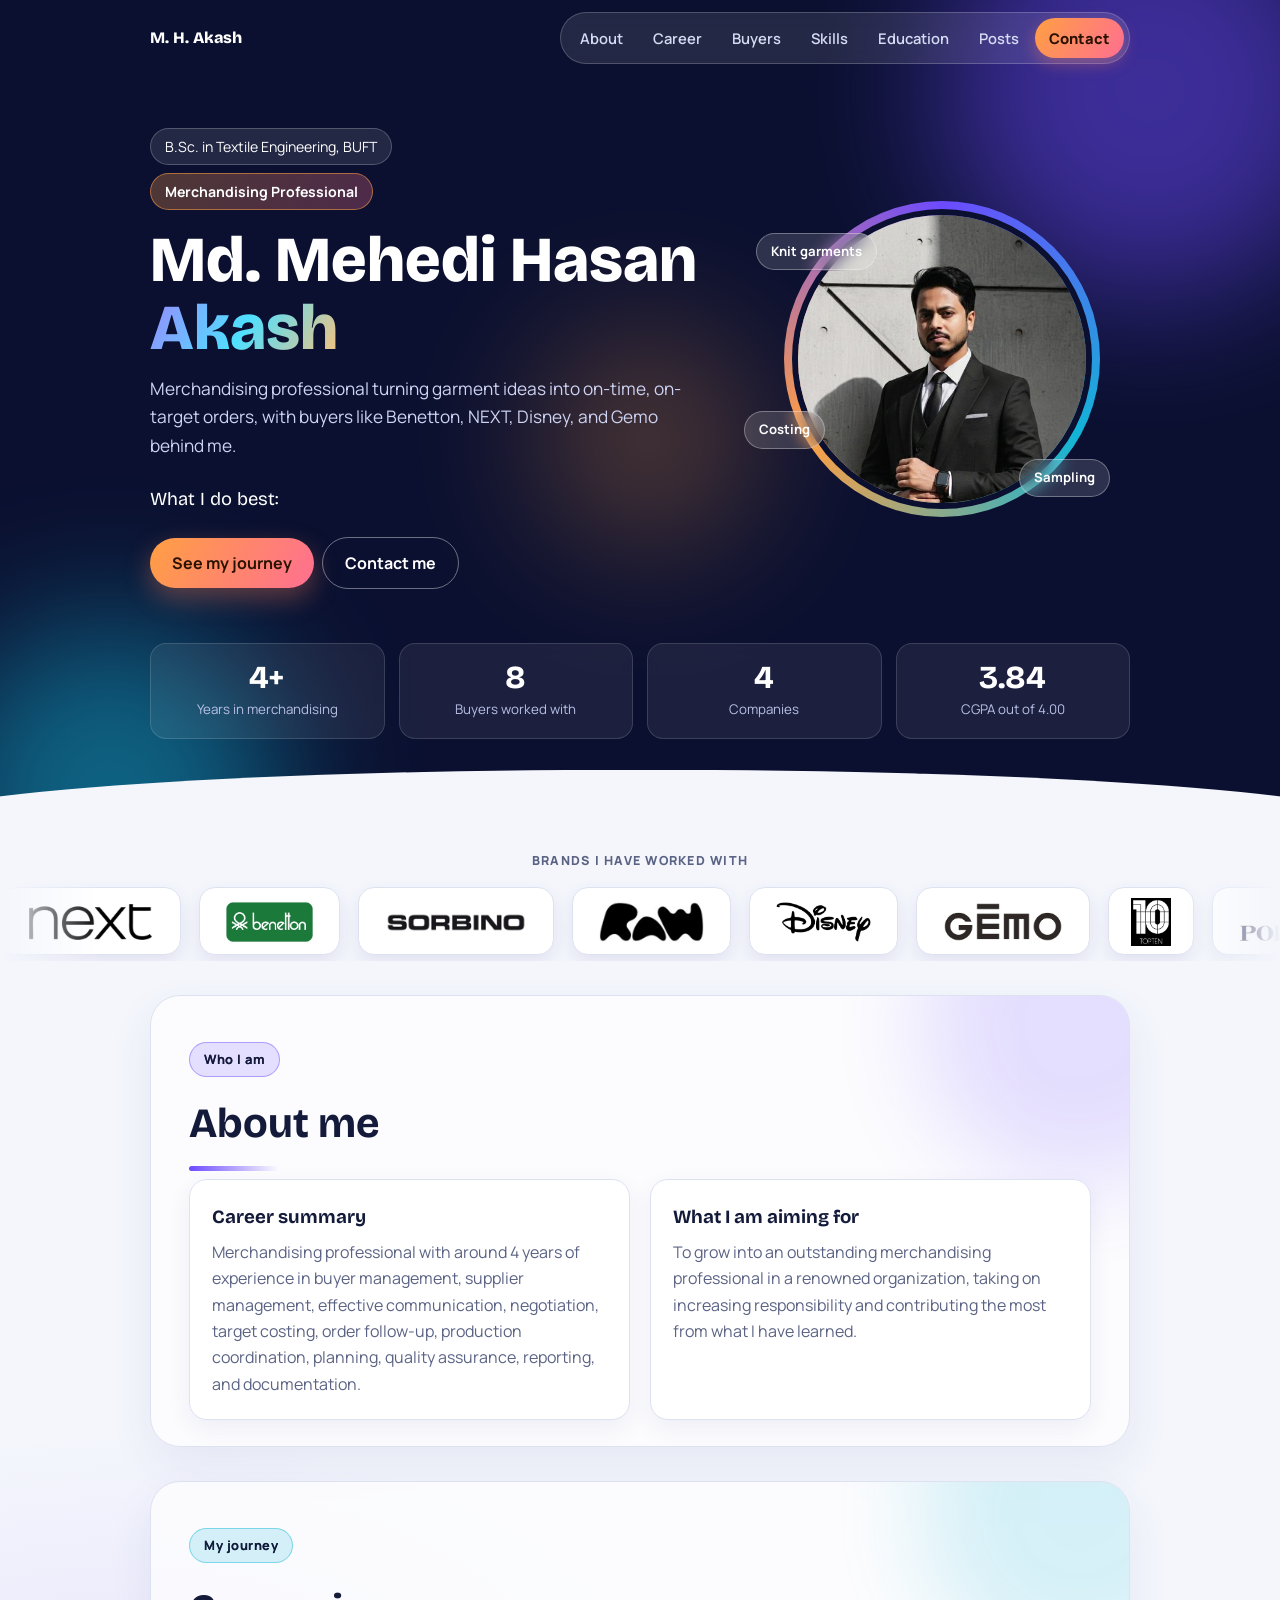
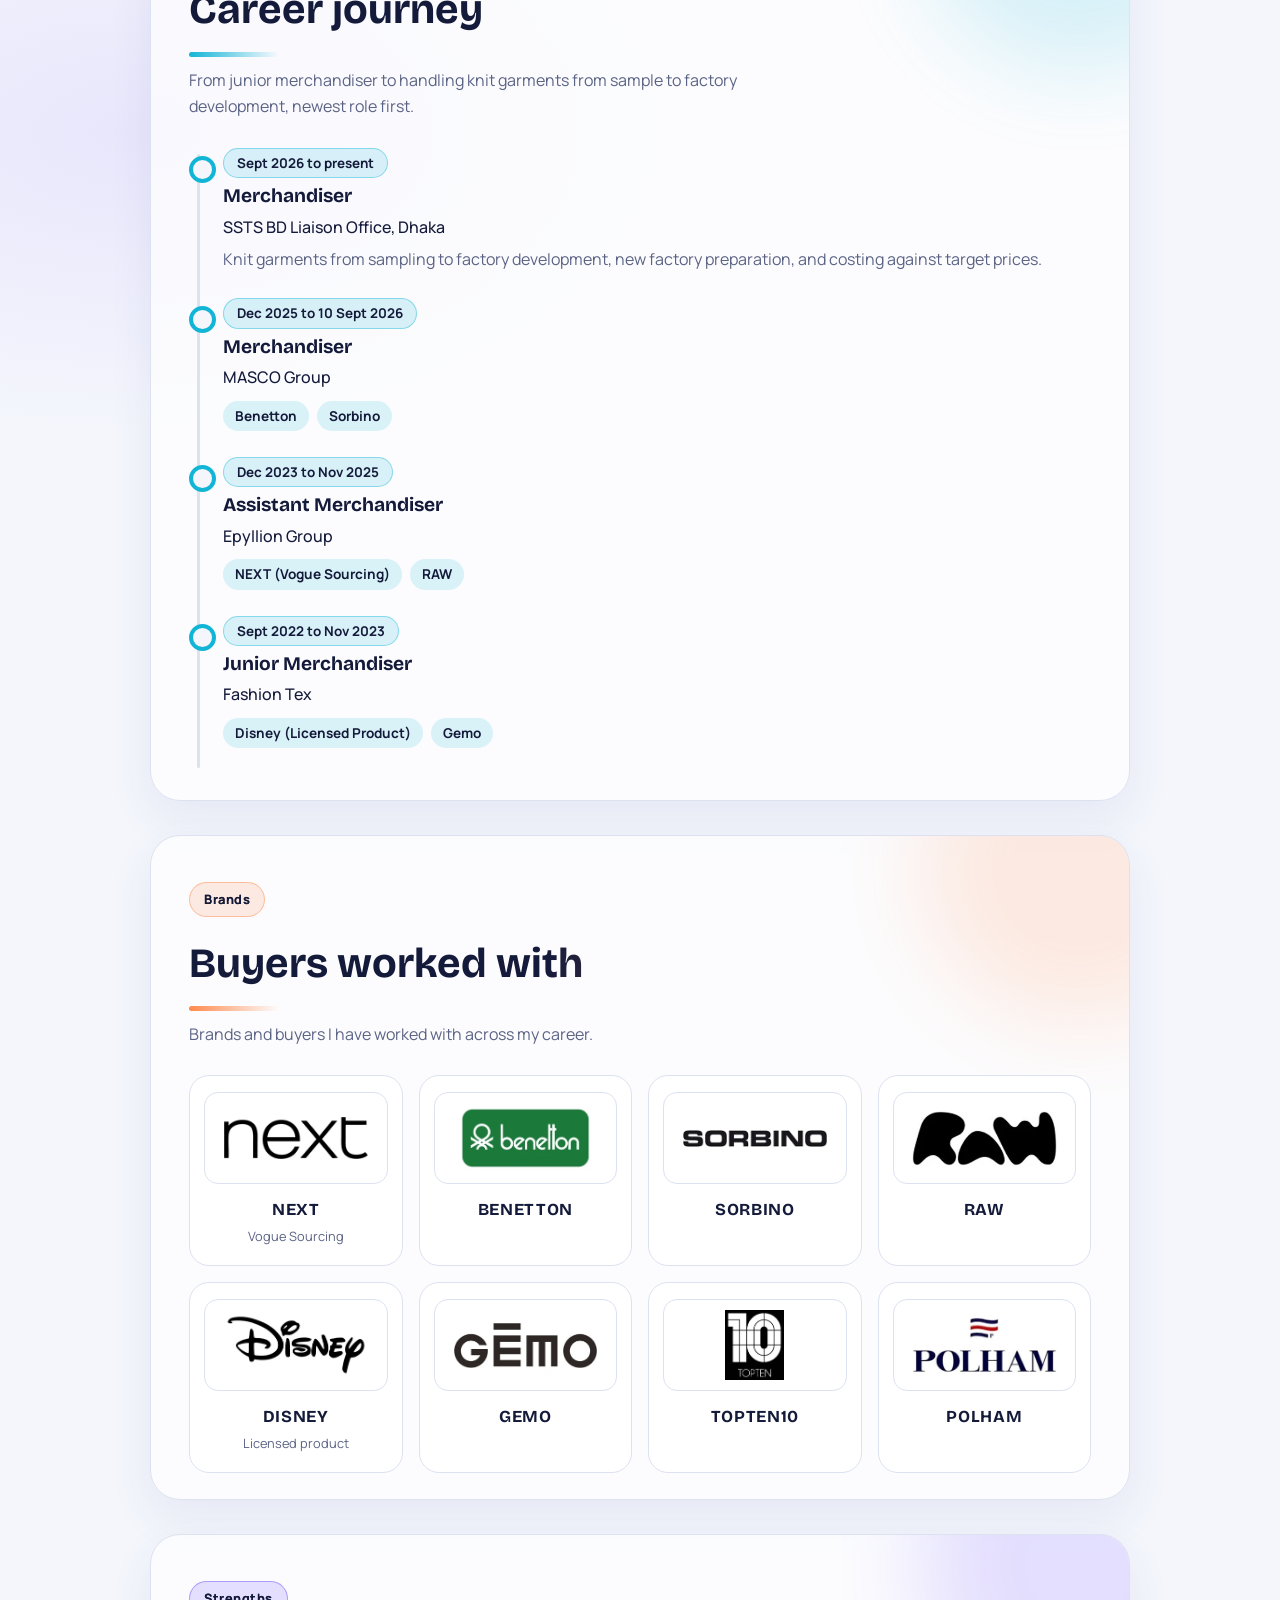
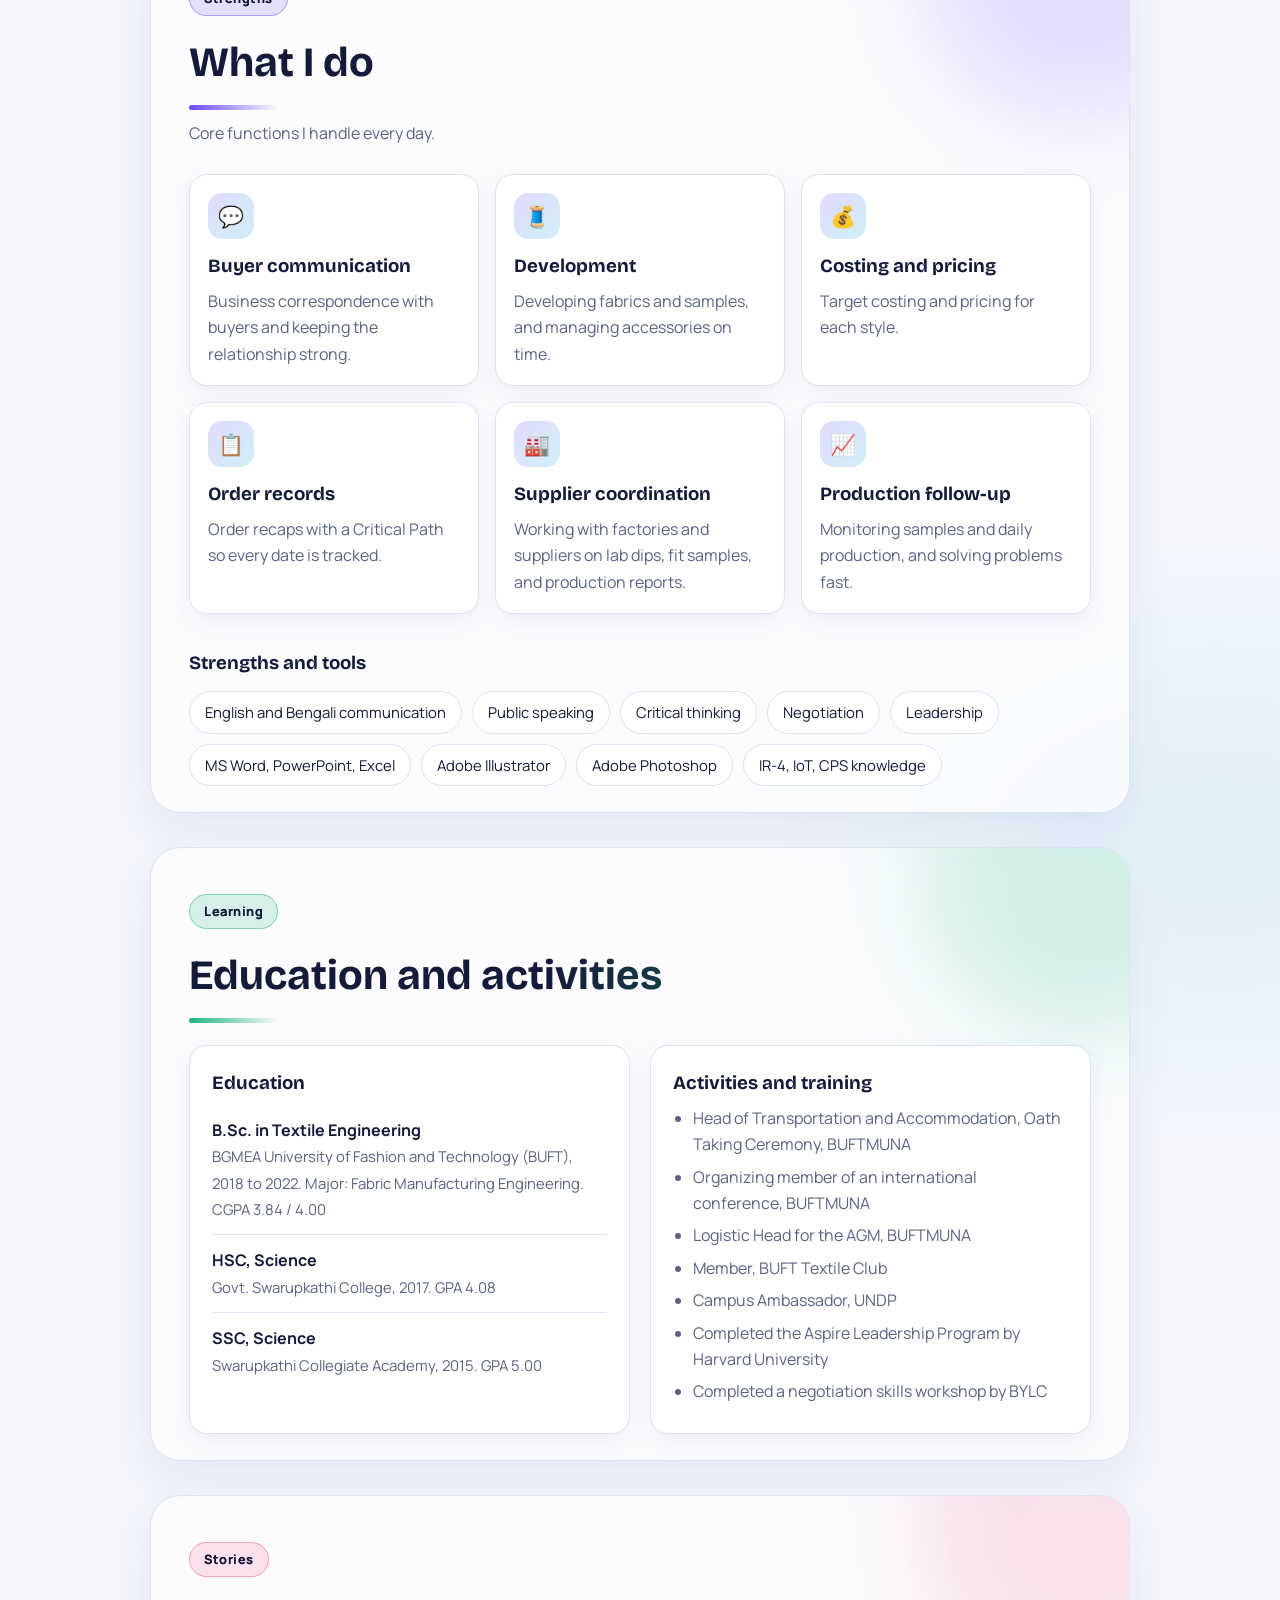
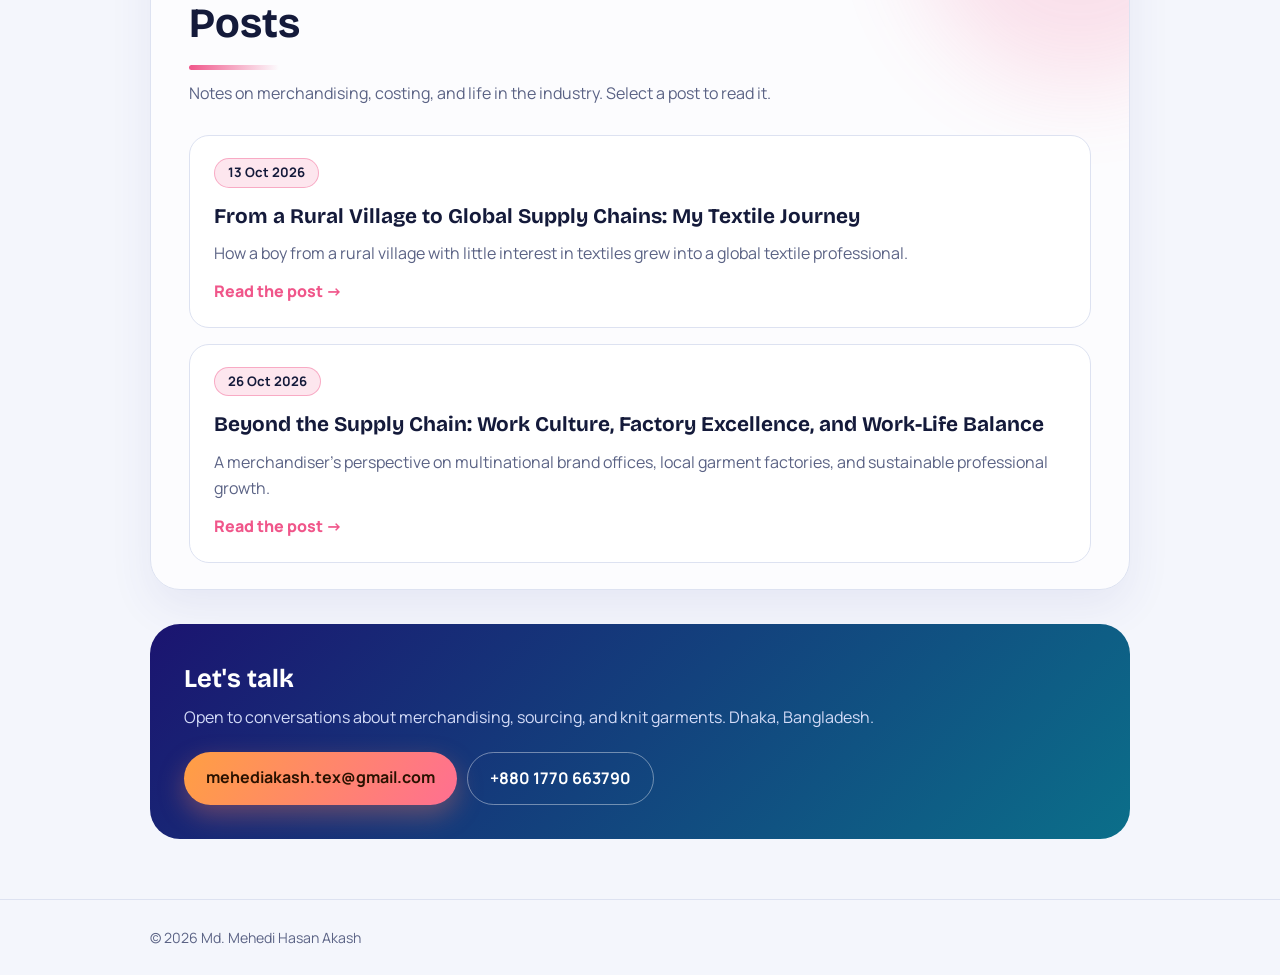
<file: index.html>
<!DOCTYPE html>
<html lang="en">
<head>
<meta charset="utf-8">
<meta name="viewport" content="width=device-width, initial-scale=1, viewport-fit=cover">
<title>Md. Mehedi Hasan Akash | Merchandiser, Knit Garments | Dhaka, Bangladesh</title>
<meta name="description" content="Portfolio of Md. Mehedi Hasan Akash, a garment merchandiser and B.Sc. Textile Engineer in Dhaka, Bangladesh. Knit garments, sampling, costing, factory development, and buyer management.">
<meta name="theme-color" content="#0b1030">
<link rel="canonical" href="https://mehedi-h-akash.github.io/">
<link rel="icon" href="data:image/svg+xml,%3Csvg xmlns='http://www.w3.org/2000/svg' viewBox='0 0 100 100'%3E%3Ctext y='.9em' font-size='90'%3E%F0%9F%A7%B5%3C/text%3E%3C/svg%3E">
<meta property="og:type" content="website">
<meta property="og:title" content="Md. Mehedi Hasan Akash | Merchandiser, Knit Garments | Dhaka, Bangladesh">
<meta property="og:description" content="Portfolio of Md. Mehedi Hasan Akash, a garment merchandiser and B.Sc. Textile Engineer in Dhaka, Bangladesh. Knit garments, sampling, costing, factory development, and buyer management.">
<meta property="og:url" content="https://mehedi-h-akash.github.io/">
<meta property="og:image" content="https://mehedi-h-akash.github.io/profile.jpg">
<meta name="twitter:card" content="summary">
<script type="application/ld+json">{"@context": "https://schema.org", "@type": "Person", "name": "Md. Mehedi Hasan Akash", "url": "https://mehedi-h-akash.github.io/", "image": "https://mehedi-h-akash.github.io/profile.jpg", "jobTitle": "Merchandiser", "worksFor": {"@type": "Organization", "name": "SSTS BD Liaison Office"}, "alumniOf": {"@type": "CollegeOrUniversity", "name": "BGMEA University of Fashion & Technology"}, "address": {"@type": "PostalAddress", "addressLocality": "Dhaka", "addressCountry": "BD"}, "knowsAbout": ["Merchandising", "Knit garments", "Garment costing", "Sampling", "Textile engineering"]}</script>
<link rel="preconnect" href="https://fonts.googleapis.com">
<link rel="preconnect" href="https://fonts.gstatic.com" crossorigin>
<link href="https://fonts.googleapis.com/css2?family=Bricolage+Grotesque:wght@500;700;800&family=Manrope:wght@400;500;700&display=swap" rel="stylesheet">
<link rel="stylesheet" href="style.css">
</head>
<body>
<div id="ov"></div>
<div id="bar"></div>
<header id="hd"><div class="wrap"><a class="logo" href="#top">M. H. Akash</a>
<button class="mb" id="mb" type="button" aria-label="Menu" aria-expanded="false" aria-controls="nav"><span></span><span></span><span></span></button>
<nav id="nav" aria-label="Main"><a href="#about"><span class="ic">👤</span>About</a><a href="#career"><span class="ic">🚀</span>Career</a><a href="#buyers"><span class="ic">🤝</span>Buyers</a><a href="#skills"><span class="ic">⚡</span>Skills</a><a href="#education"><span class="ic">🎓</span>Education</a><a href="#posts"><span class="ic">✍️</span>Posts</a><a class="cta" href="#contact"><span class="ic">✉️</span>Contact</a></nav></div></header>

<main id="top">
<div class="hero"><i class="blob b1"></i><i class="blob b2"></i><i class="blob b3"></i>
<div class="wrap">
<div>
<div class="tags in-a" style="animation-delay:.05s"><span class="tag">B.Sc. in Textile Engineering, BUFT</span><span class="tag tag2">Merchandising Professional</span></div>
<h1 class="in-a" style="animation-delay:.2s">Md. Mehedi Hasan <span>Akash</span></h1>
<p class="in in-a" style="animation-delay:.35s">Merchandising professional turning garment ideas into on-time, on-target orders, with buyers like Benetton, NEXT, Disney, and Gemo behind me.</p>
<p class="rot in-a" style="animation-delay:.42s">What I do best: <span id="rw">Sampling</span></p>
<div class="in-a" style="animation-delay:.5s"><a class="btn b-main" href="#career">See my journey</a><a class="btn b-alt" href="#contact">Contact me</a></div>
</div>
<div class="photo in-a" style="animation-delay:.3s"><span class="fc c1">Knit garments</span><span class="fc c2">Costing</span><span class="fc c3">Sampling</span><img alt="Portrait of Md. Mehedi Hasan Akash" src="[data-uri]"></div>
</div>
<div class="wrap stats">
<div class="stat in-a" style="animation-delay:.6s"><b data-n="4" data-s="+">0</b><small>Years in merchandising</small></div>
<div class="stat in-a" style="animation-delay:.7s"><b data-n="8">0</b><small>Buyers worked with</small></div>
<div class="stat in-a" style="animation-delay:.8s"><b data-n="4">0</b><small>Companies</small></div>
<div class="stat in-a" style="animation-delay:.9s"><b data-n="3.84" data-d="2">0</b><small>CGPA out of 4.00</small></div>
</div></div>

<p class="marq-t">Brands I have worked with</p>
<div class="marq" aria-hidden="true"><div class="mt" id="mt"></div></div>

<div class="wrap">
<section id="about"><h2 class="rv">About me</h2>
<div class="two">
<div class="card rv"><h3>Career summary</h3><p>Merchandising professional with around 4 years of experience in buyer management, supplier management, effective communication, negotiation, target costing, order follow-up, production coordination, planning, quality assurance, reporting, and documentation.</p></div>
<div class="card rv"><h3>What I am aiming for</h3><p>To grow into an outstanding merchandising professional in a renowned organization, taking on increasing responsibility and contributing the most from what I have learned.</p></div>
</div></section>

<section id="career"><h2 class="rv">Career journey</h2><p class="lead rv">From junior merchandiser to handling knit garments from sample to factory development, newest role first.</p>
<ol class="tl" id="tl"><span class="fill" id="fill"></span>
<li class="rv"><div class="when">Sept 2026 to present</div><h3>Merchandiser</h3><div class="org">SSTS BD Liaison Office, Dhaka</div><p style="color:var(--muted);margin:6px 0 0">Knit garments from sampling to factory development, new factory preparation, and costing against target prices.</p></li>
<li class="rv"><div class="when">Dec 2025 to 10 Sept 2026</div><h3>Merchandiser</h3><div class="org">MASCO Group</div><div class="chips"><span class="chip">Benetton</span><span class="chip">Sorbino</span></div></li>
<li class="rv"><div class="when">Dec 2023 to Nov 2025</div><h3>Assistant Merchandiser</h3><div class="org">Epyllion Group</div><div class="chips"><span class="chip">NEXT (Vogue Sourcing)</span><span class="chip">RAW</span></div></li>
<li class="rv"><div class="when">Sept 2022 to Nov 2023</div><h3>Junior Merchandiser</h3><div class="org">Fashion Tex</div><div class="chips"><span class="chip">Disney (Licensed Product)</span><span class="chip">Gemo</span></div></li>
</ol></section>

<section id="buyers"><h2 class="rv">Buyers worked with</h2><p class="lead rv">Brands and buyers I have worked with across my career.</p><div class="buyers"><div class="buyer rv"><div class="lg"><img alt="NEXT logo" loading="lazy" src="[data-uri]"></div><b>NEXT</b><small>Vogue Sourcing</small></div><div class="buyer rv"><div class="lg"><img alt="Benetton logo" loading="lazy" src="[data-uri]"></div><b>Benetton</b></div><div class="buyer rv"><div class="lg"><img alt="Sorbino logo" loading="lazy" src="[data-uri]"></div><b>Sorbino</b></div><div class="buyer rv"><div class="lg"><img alt="RAW logo" loading="lazy" src="[data-uri]"></div><b>RAW</b></div><div class="buyer rv"><div class="lg"><img alt="Disney logo" loading="lazy" src="[data-uri]"></div><b>Disney</b><small>Licensed product</small></div><div class="buyer rv"><div class="lg"><img alt="Gemo logo" loading="lazy" src="[data-uri]"></div><b>Gemo</b></div><div class="buyer rv"><div class="lg"><img alt="TOPTEN10 logo" loading="lazy" src="[data-uri]"></div><b>TOPTEN10</b></div><div class="buyer rv"><div class="lg"><img alt="POLHAM logo" loading="lazy" src="[data-uri]"></div><b>POLHAM</b></div></div></section>

<section id="skills"><h2 class="rv">What I do</h2><p class="lead rv">Core functions I handle every day.</p>
<div class="core">
<div class="card rv"><h3>Buyer communication</h3><p>Business correspondence with buyers and keeping the relationship strong.</p></div>
<div class="card rv"><h3>Development</h3><p>Developing fabrics and samples, and managing accessories on time.</p></div>
<div class="card rv"><h3>Costing and pricing</h3><p>Target costing and pricing for each style.</p></div>
<div class="card rv"><h3>Order records</h3><p>Order recaps with a Critical Path so every date is tracked.</p></div>
<div class="card rv"><h3>Supplier coordination</h3><p>Working with factories and suppliers on lab dips, fit samples, and production reports.</p></div>
<div class="card rv"><h3>Production follow-up</h3><p>Monitoring samples and daily production, and solving problems fast.</p></div>
</div>
<h3 class="rv" style="font-family:var(--head);margin:34px 0 12px">Strengths and tools</h3>
<ul class="pills rv"><li>English and Bengali communication</li><li>Public speaking</li><li>Critical thinking</li><li>Negotiation</li><li>Leadership</li><li>MS Word, PowerPoint, Excel</li><li>Adobe Illustrator</li><li>Adobe Photoshop</li><li>IR-4, IoT, CPS knowledge</li></ul>
</section>

<section id="education"><h2 class="rv">Education and activities</h2>
<div class="two" style="margin-top:22px">
<div class="card rv"><h3>Education</h3><ul class="edu">
<li><b>B.Sc. in Textile Engineering</b><span>BGMEA University of Fashion and Technology (BUFT), 2018 to 2022. Major: Fabric Manufacturing Engineering. CGPA 3.84 / 4.00</span></li>
<li><b>HSC, Science</b><span>Govt. Swarupkathi College, 2017. GPA 4.08</span></li>
<li><b>SSC, Science</b><span>Swarupkathi Collegiate Academy, 2015. GPA 5.00</span></li></ul></div>
<div class="card rv"><h3>Activities and training</h3><ul class="pl">
<li>Head of Transportation and Accommodation, Oath Taking Ceremony, BUFTMUNA</li>
<li>Organizing member of an international conference, BUFTMUNA</li>
<li>Logistic Head for the AGM, BUFTMUNA</li>
<li>Member, BUFT Textile Club</li>
<li>Campus Ambassador, UNDP</li>
<li>Completed the Aspire Leadership Program by Harvard University</li>
<li>Completed a negotiation skills workshop by BYLC</li></ul></div>
</div></section>

<section id="posts"><h2 class="rv">Posts</h2><p class="lead rv">Notes on merchandising, costing, and life in the industry. Select a post to read it.</p><div class="plist"><a class="pcard rv" href="rural-village-to-global-supply-chains.html"><span class="meta">13 Oct 2026</span><h3>From a Rural Village to Global Supply Chains: My Textile Journey</h3><p>How a boy from a rural village with little interest in textiles grew into a global textile professional.</p><span class="more">Read the post &rarr;</span></a><a class="pcard rv" href="beyond-the-supply-chain.html"><span class="meta">26 Oct 2026</span><h3>Beyond the Supply Chain: Work Culture, Factory Excellence, and Work-Life Balance</h3><p>A merchandiser's perspective on multinational brand offices, local garment factories, and sustainable professional growth.</p><span class="more">Read the post &rarr;</span></a></div></section>

<section id="contact"><div class="contact rv"><div><h3>Let's talk</h3><p>Open to conversations about merchandising, sourcing, and knit garments. Dhaka, Bangladesh.</p></div>
<div style="display:flex;flex-wrap:wrap;gap:10px"><a class="btn b-main" href="mailto:mehediakash.tex@gmail.com">mehediakash.tex@gmail.com</a><a class="btn b-alt" style="margin-left:0" href="tel:+8801770663790">+880 1770 663790</a></div></div></section>
</div></main>
<footer><div class="wrap">&copy; <span id="yr"></span> Md. Mehedi Hasan Akash</div></footer>

<a href="#top" id="up" class="up" aria-label="Back to top">&uarr;</a>
<script>
document.getElementById("yr").textContent=new Date().getFullYear();

/* scroll reveal */
var io=new IntersectionObserver(function(es){es.forEach(function(e){if(e.isIntersecting){e.target.classList.add("in");io.unobserve(e.target)}})},{threshold:.12});
document.querySelectorAll(".rv").forEach(function(el,i){el.style.transitionDelay=(i%3)*90+"ms";io.observe(el)});

/* counters */
document.querySelectorAll("[data-n]").forEach(function(el){var n=parseFloat(el.dataset.n),d=+el.dataset.d||0,s=el.dataset.s||"",t0=null;
function f(t){t0=t0||t;var k=Math.min((t-t0)/1500,1),e=1-Math.pow(1-k,3);el.textContent=(n*e).toFixed(d)+(k===1?s:"");if(k<1)requestAnimationFrame(f)}
setTimeout(function(){requestAnimationFrame(f)},700)});

/* header, progress bar, timeline fill, active link */
var hd=document.getElementById("hd"),bar=document.getElementById("bar"),tl=document.getElementById("tl"),fill=document.getElementById("fill");
var links=[].slice.call(document.querySelectorAll("nav a"));
function onS(){var y=window.scrollY,h=document.documentElement.scrollHeight-innerHeight;
hd.classList.toggle("s",y>40);bar.style.width=(h>0?y/h*100:0)+"%";
var r=tl.getBoundingClientRect();fill.style.height=Math.max(0,Math.min(r.height,innerHeight*.7-r.top))+"px";
var cur="";document.querySelectorAll("main section").forEach(function(s){if(s.getBoundingClientRect().top<innerHeight*.4)cur=s.id});
links.forEach(function(a){a.classList.toggle("on",a.getAttribute("href")==="#"+cur)})}
addEventListener("scroll",onS,{passive:true});onS();
var mb=document.getElementById("mb");
function closeM(){hd.classList.remove("o");document.body.classList.remove("mo");mb.setAttribute("aria-expanded","false")}
mb.addEventListener("click",function(){var o=hd.classList.toggle("o");document.body.classList.toggle("mo",o);mb.setAttribute("aria-expanded",o)});
document.getElementById("ov").addEventListener("click",closeM);
links.forEach(function(a){a.addEventListener("click",closeM)});
addEventListener("keydown",function(e){if(e.key==="Escape")closeM()});
/* logo marquee built from the buyer logos */
var lg=document.querySelectorAll("#buyers .lg img"),mt=document.getElementById("mt");
function addSet(){lg.forEach(function(im){var sp=document.createElement("span");sp.className="mi";var c=document.createElement("img");c.src=im.src;c.alt="";sp.appendChild(c);mt.appendChild(sp)})}
addSet();addSet();
/* rotating skill word */
var W=["Sampling","Costing vs target price","Factory development","Buyer communication","Order follow-up"],wi=0,rw=document.getElementById("rw");
setInterval(function(){rw.style.opacity=0;rw.style.transform="translateY(8px)";setTimeout(function(){wi=(wi+1)%W.length;rw.textContent=W[wi];rw.style.opacity=1;rw.style.transform="none"},350)},2400);
/* back to top */
var up=document.getElementById("up");
addEventListener("scroll",function(){up.classList.toggle("on",scrollY>600)},{passive:true});


</script>
</body>
</html>
</file>
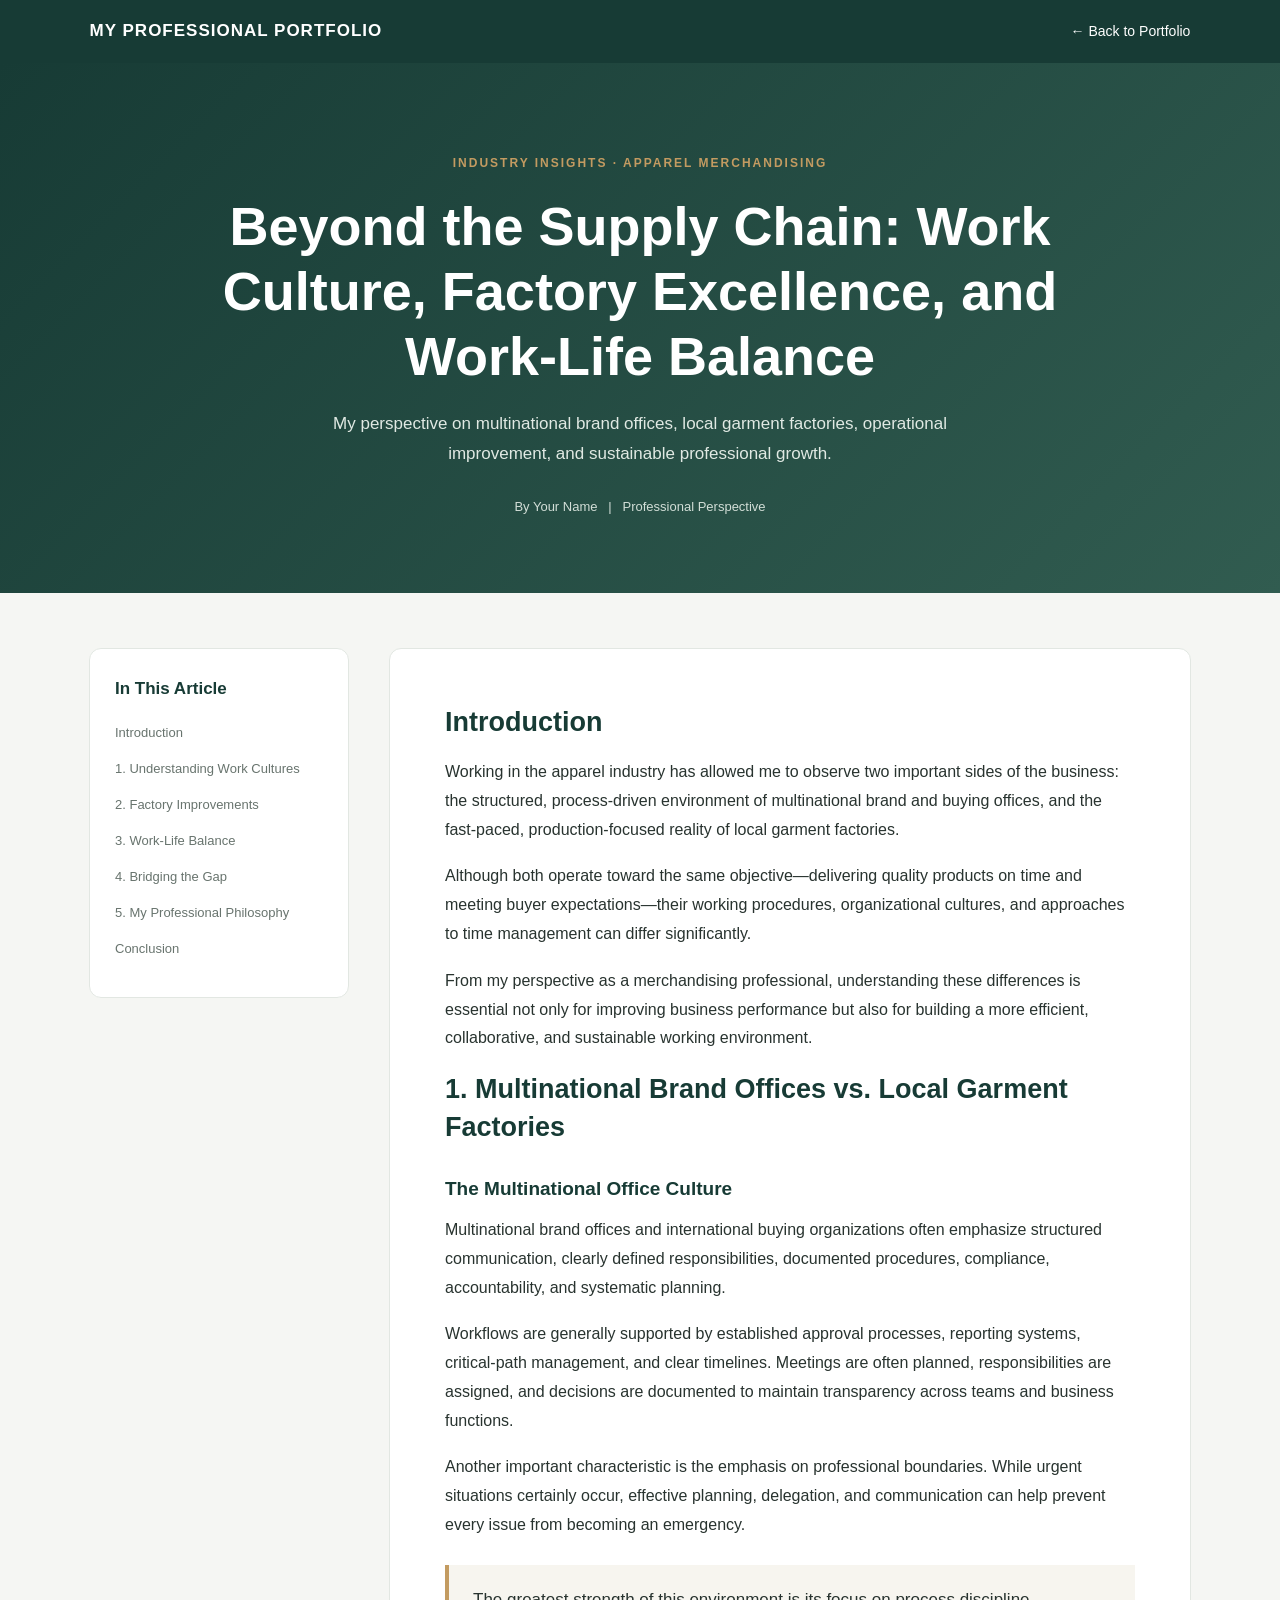
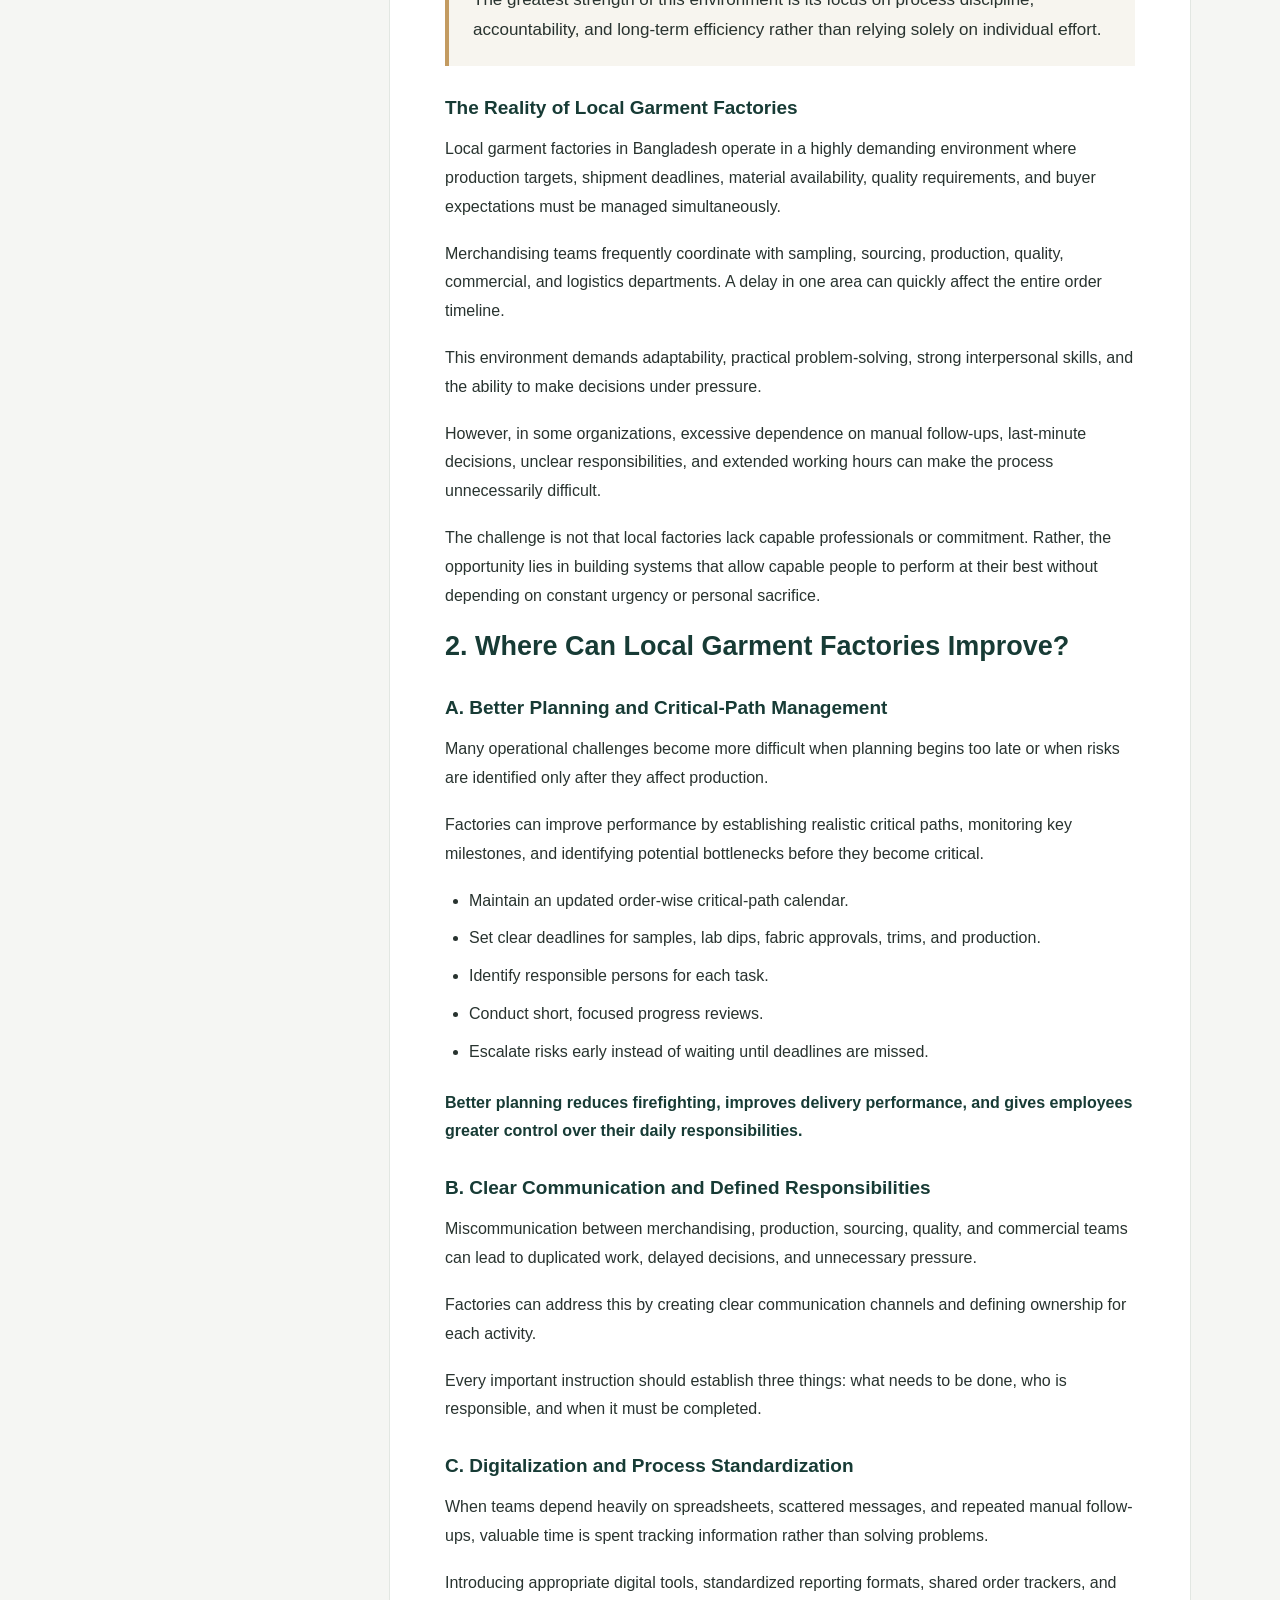
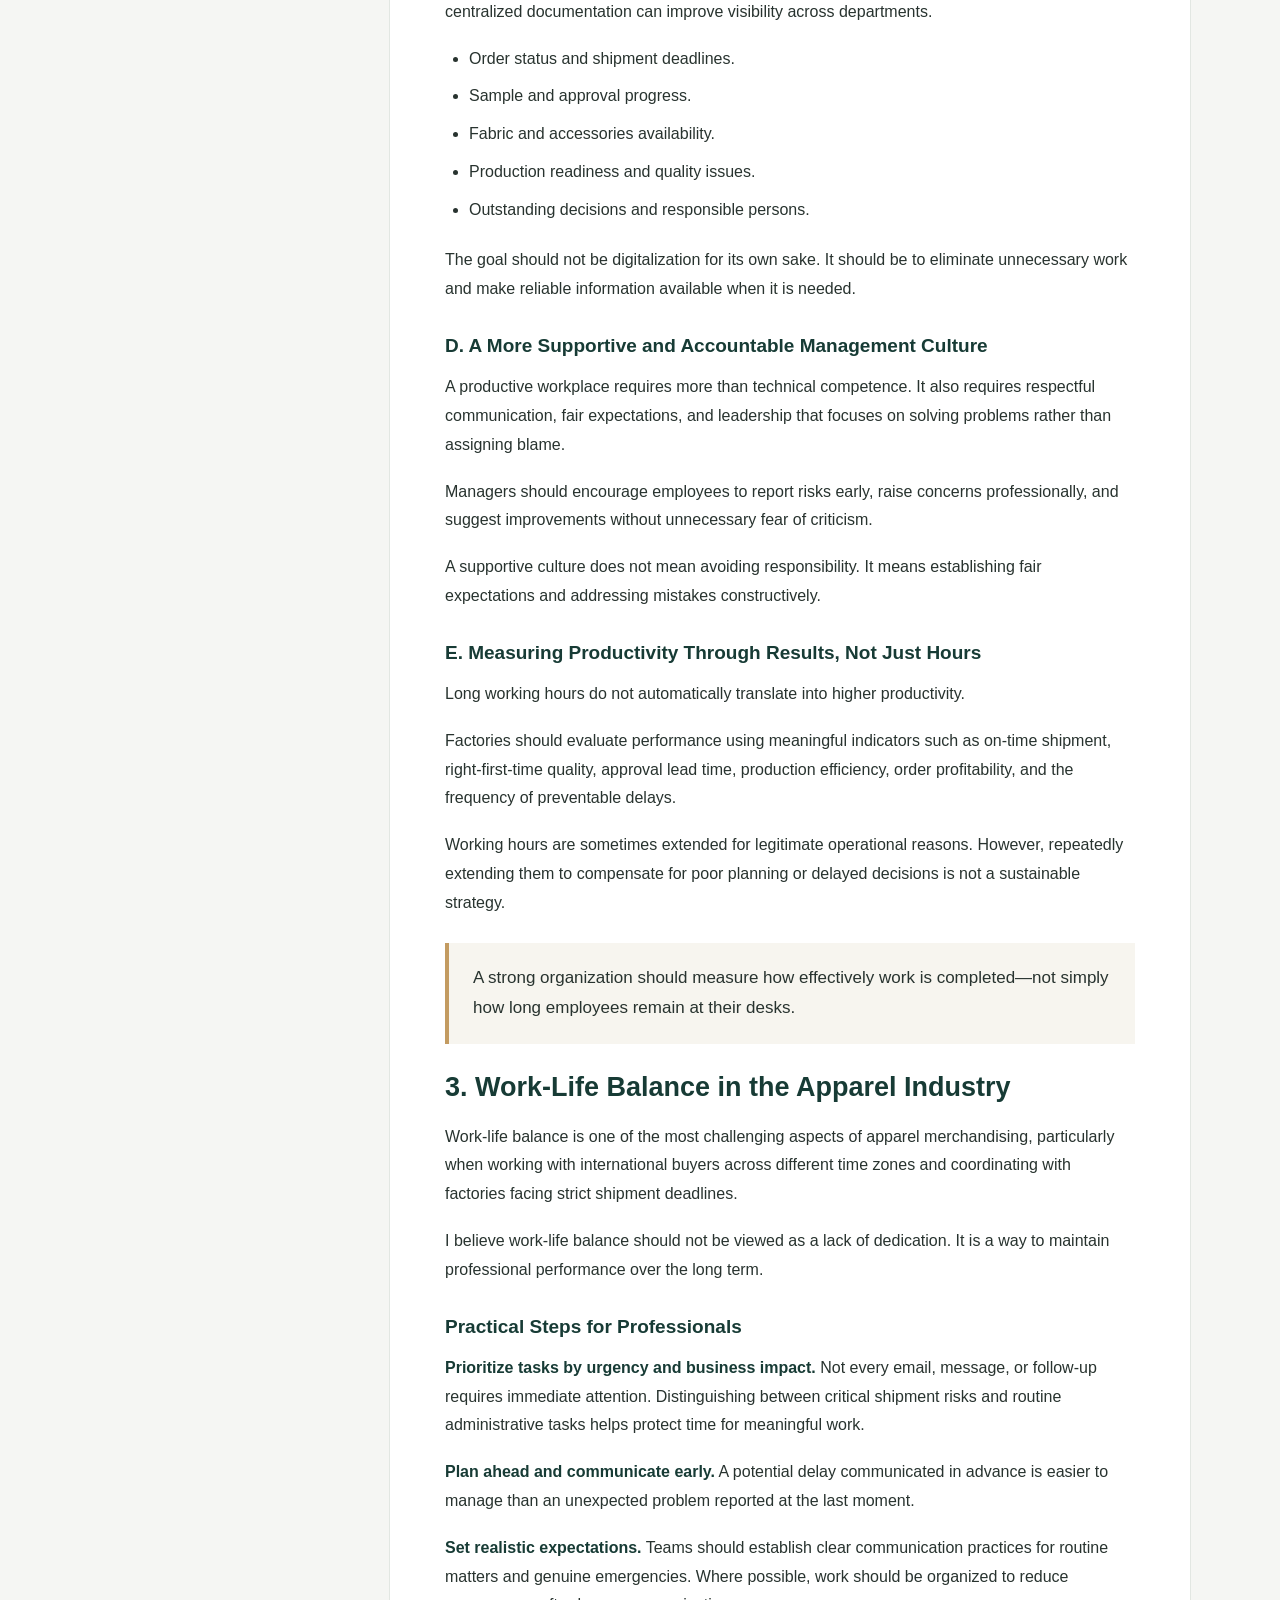
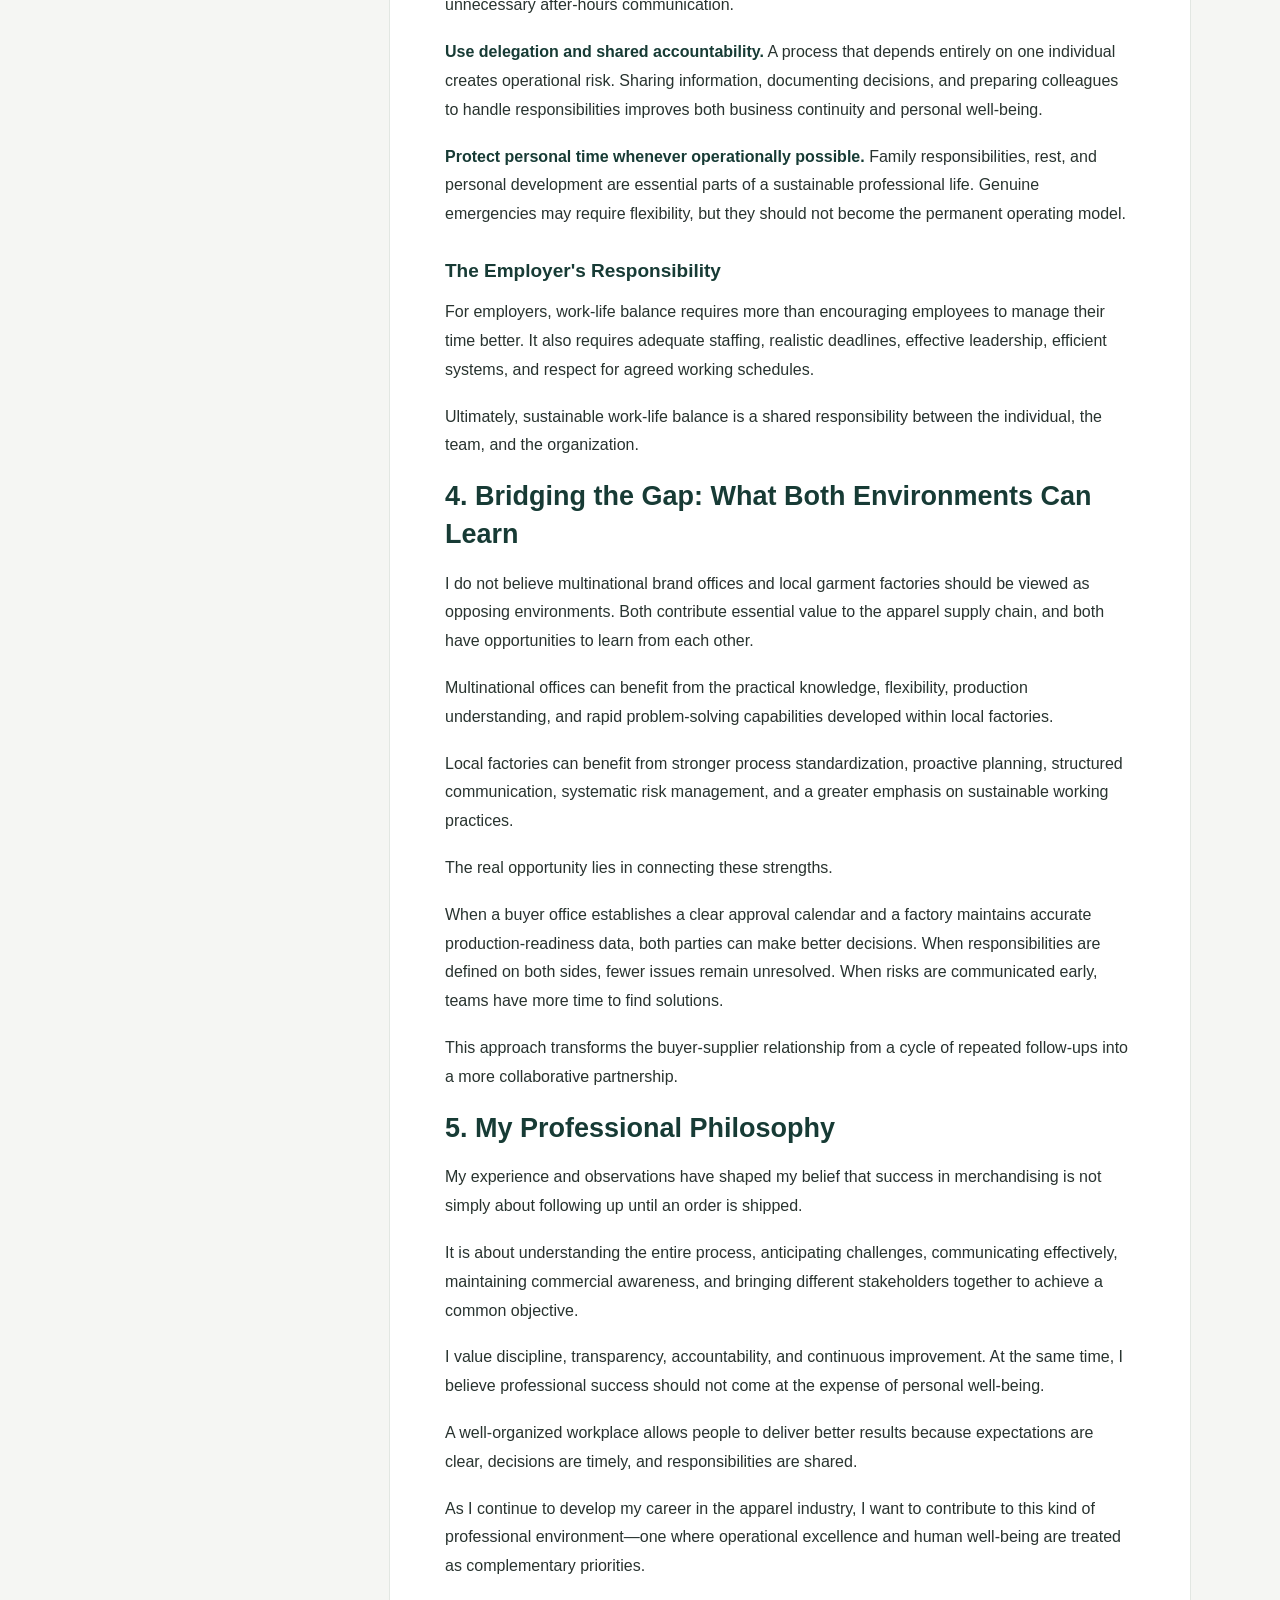
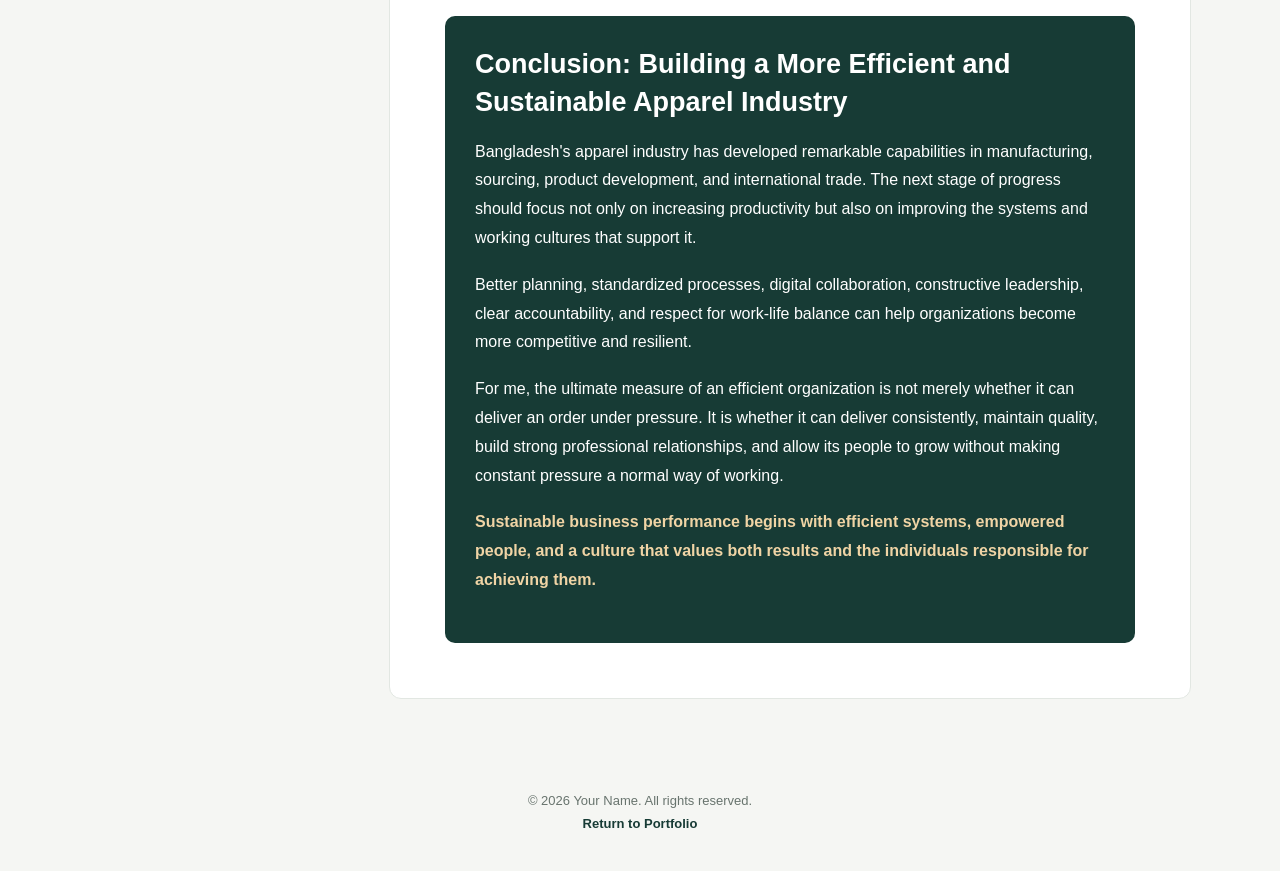
<file: apparel-industry-insights.html>
<!DOCTYPE html>
<html lang="en">
<head>
    <meta charset="UTF-8">
    <meta name="viewport" content="width=device-width, initial-scale=1.0">
    <title>Beyond the Supply Chain | Apparel Industry Insights</title>
    <meta name="description" content="An apparel merchandising professional's perspective on multinational brand offices, local garment factories, operational improvement, and work-life balance.">
    <meta name="author" content="Your Name">

    <style>
        :root {
            --primary: #173b35;
            --accent: #c39b61;
            --background: #f5f6f3;
            --surface: #ffffff;
            --text: #28332f;
            --muted: #68746e;
            --border: #e2e7e2;
        }
        * { box-sizing: border-box; margin: 0; padding: 0; }
        body {
            font-family: Arial, Helvetica, sans-serif;
            background: var(--background);
            color: var(--text);
            line-height: 1.8;
        }
        a { color: var(--primary); }
        .top-bar {
            background: var(--primary); color: white; padding: 16px 7%;
            display: flex; justify-content: space-between; align-items: center;
            gap: 16px; flex-wrap: wrap;
        }
        .brand { font-size: 17px; font-weight: bold; letter-spacing: 1px; }
        .back-link { color: white; text-decoration: none; font-size: 14px; }
        .back-link:hover { color: var(--accent); }
        .hero {
            background: linear-gradient(135deg, #173b35, #315c50);
            color: white; padding: 85px 20px 75px; text-align: center;
        }
        .category {
            display: inline-block; color: var(--accent); font-size: 12px;
            font-weight: bold; letter-spacing: 2px; text-transform: uppercase;
            margin-bottom: 20px;
        }
        .hero h1 {
            max-width: 900px; margin: 0 auto 20px;
            font-size: clamp(32px, 5vw, 54px); line-height: 1.2;
        }
        .hero p { max-width: 720px; margin: auto; color: #e0e9e3; font-size: 17px; }
        .article-meta { margin-top: 25px; font-size: 13px; color: #d2ded7; }
        .layout {
            max-width: 1150px; margin: 55px auto; padding: 0 24px;
            display: grid; grid-template-columns: 260px minmax(0, 1fr);
            gap: 40px; align-items: start;
        }
        .toc {
            background: var(--surface); border: 1px solid var(--border);
            border-radius: 12px; padding: 25px; position: sticky; top: 25px;
        }
        .toc h2 { font-size: 17px; margin-bottom: 15px; color: var(--primary); }
        .toc ul { list-style: none; }
        .toc li { margin: 12px 0; line-height: 1.5; }
        .toc a { color: var(--muted); font-size: 13px; text-decoration: none; }
        .toc a:hover { color: var(--primary); text-decoration: underline; }
        .article {
            background: var(--surface); border: 1px solid var(--border);
            border-radius: 12px; padding: clamp(24px, 5vw, 55px); min-width: 0;
        }
        .article h2 {
            color: var(--primary); font-size: 27px; line-height: 1.4;
            margin: 42px 0 16px;
        }
        .article h2:first-child { margin-top: 0; }
        .article h3 { color: var(--primary); font-size: 19px; margin: 25px 0 10px; }
        .article p { margin-bottom: 18px; }
        .article ul { padding-left: 24px; margin: 12px 0 22px; }
        .article li { margin-bottom: 9px; }
        .article strong { color: var(--primary); }
        .highlight {
            border-left: 4px solid var(--accent); background: #f7f5ef;
            padding: 20px 24px; margin: 25px 0; font-size: 17px; font-weight: 500;
        }
        .conclusion {
            background: var(--primary); color: white; padding: 30px;
            border-radius: 10px; margin-top: 35px;
        }
        .conclusion h2 { color: white; margin-top: 0; }
        .conclusion strong { color: #f0d4a5; }
        .footer { text-align: center; padding: 35px 20px; color: var(--muted); font-size: 13px; }
        .footer a { text-decoration: none; font-weight: bold; }
        @media (max-width: 800px) {
            .layout { grid-template-columns: 1fr; margin: 30px auto; gap: 24px; }
            .toc { position: static; }
            .hero { padding: 60px 20px; }
            .article h2 { font-size: 23px; }
        }
        @media print {
            .top-bar, .toc, .footer { display: none; }
            body { background: white; }
            .layout { display: block; max-width: 100%; margin: 0; }
            .article { border: none; }
        }
    </style>
</head>
<body>
    <header class="top-bar">
        <div class="brand">MY PROFESSIONAL PORTFOLIO</div>
        <a class="back-link" href="index.html">&larr; Back to Portfolio</a>
    </header>

    <section class="hero">
        <span class="category">Industry Insights · Apparel Merchandising</span>
        <h1>Beyond the Supply Chain: Work Culture, Factory Excellence, and Work-Life Balance</h1>
        <p>My perspective on multinational brand offices, local garment factories, operational improvement, and sustainable professional growth.</p>
        <div class="article-meta">By Your Name &nbsp; | &nbsp; Professional Perspective</div>
    </section>

    <main class="layout">
        <aside class="toc">
            <h2>In This Article</h2>
            <ul>
                <li><a href="#introduction">Introduction</a></li>
                <li><a href="#work-culture">1. Understanding Work Cultures</a></li>
                <li><a href="#improvements">2. Factory Improvements</a></li>
                <li><a href="#work-life">3. Work-Life Balance</a></li>
                <li><a href="#bridging-gap">4. Bridging the Gap</a></li>
                <li><a href="#philosophy">5. My Professional Philosophy</a></li>
                <li><a href="#conclusion">Conclusion</a></li>
            </ul>
        </aside>

        <article class="article">
            <section id="introduction">
                <h2>Introduction</h2>
                <p>Working in the apparel industry has allowed me to observe two important sides of the business: the structured, process-driven environment of multinational brand and buying offices, and the fast-paced, production-focused reality of local garment factories.</p>
                <p>Although both operate toward the same objective—delivering quality products on time and meeting buyer expectations—their working procedures, organizational cultures, and approaches to time management can differ significantly.</p>
                <p>From my perspective as a merchandising professional, understanding these differences is essential not only for improving business performance but also for building a more efficient, collaborative, and sustainable working environment.</p>
            </section>

            <section id="work-culture">
                <h2>1. Multinational Brand Offices vs. Local Garment Factories</h2>
                <h3>The Multinational Office Culture</h3>
                <p>Multinational brand offices and international buying organizations often emphasize structured communication, clearly defined responsibilities, documented procedures, compliance, accountability, and systematic planning.</p>
                <p>Workflows are generally supported by established approval processes, reporting systems, critical-path management, and clear timelines. Meetings are often planned, responsibilities are assigned, and decisions are documented to maintain transparency across teams and business functions.</p>
                <p>Another important characteristic is the emphasis on professional boundaries. While urgent situations certainly occur, effective planning, delegation, and communication can help prevent every issue from becoming an emergency.</p>
                <div class="highlight">The greatest strength of this environment is its focus on process discipline, accountability, and long-term efficiency rather than relying solely on individual effort.</div>

                <h3>The Reality of Local Garment Factories</h3>
                <p>Local garment factories in Bangladesh operate in a highly demanding environment where production targets, shipment deadlines, material availability, quality requirements, and buyer expectations must be managed simultaneously.</p>
                <p>Merchandising teams frequently coordinate with sampling, sourcing, production, quality, commercial, and logistics departments. A delay in one area can quickly affect the entire order timeline.</p>
                <p>This environment demands adaptability, practical problem-solving, strong interpersonal skills, and the ability to make decisions under pressure.</p>
                <p>However, in some organizations, excessive dependence on manual follow-ups, last-minute decisions, unclear responsibilities, and extended working hours can make the process unnecessarily difficult.</p>
                <p>The challenge is not that local factories lack capable professionals or commitment. Rather, the opportunity lies in building systems that allow capable people to perform at their best without depending on constant urgency or personal sacrifice.</p>
            </section>

            <section id="improvements">
                <h2>2. Where Can Local Garment Factories Improve?</h2>
                <h3>A. Better Planning and Critical-Path Management</h3>
                <p>Many operational challenges become more difficult when planning begins too late or when risks are identified only after they affect production.</p>
                <p>Factories can improve performance by establishing realistic critical paths, monitoring key milestones, and identifying potential bottlenecks before they become critical.</p>
                <ul>
                    <li>Maintain an updated order-wise critical-path calendar.</li>
                    <li>Set clear deadlines for samples, lab dips, fabric approvals, trims, and production.</li>
                    <li>Identify responsible persons for each task.</li>
                    <li>Conduct short, focused progress reviews.</li>
                    <li>Escalate risks early instead of waiting until deadlines are missed.</li>
                </ul>
                <p><strong>Better planning reduces firefighting, improves delivery performance, and gives employees greater control over their daily responsibilities.</strong></p>

                <h3>B. Clear Communication and Defined Responsibilities</h3>
                <p>Miscommunication between merchandising, production, sourcing, quality, and commercial teams can lead to duplicated work, delayed decisions, and unnecessary pressure.</p>
                <p>Factories can address this by creating clear communication channels and defining ownership for each activity.</p>
                <p>Every important instruction should establish three things: what needs to be done, who is responsible, and when it must be completed.</p>

                <h3>C. Digitalization and Process Standardization</h3>
                <p>When teams depend heavily on spreadsheets, scattered messages, and repeated manual follow-ups, valuable time is spent tracking information rather than solving problems.</p>
                <p>Introducing appropriate digital tools, standardized reporting formats, shared order trackers, and centralized documentation can improve visibility across departments.</p>
                <ul>
                    <li>Order status and shipment deadlines.</li>
                    <li>Sample and approval progress.</li>
                    <li>Fabric and accessories availability.</li>
                    <li>Production readiness and quality issues.</li>
                    <li>Outstanding decisions and responsible persons.</li>
                </ul>
                <p>The goal should not be digitalization for its own sake. It should be to eliminate unnecessary work and make reliable information available when it is needed.</p>

                <h3>D. A More Supportive and Accountable Management Culture</h3>
                <p>A productive workplace requires more than technical competence. It also requires respectful communication, fair expectations, and leadership that focuses on solving problems rather than assigning blame.</p>
                <p>Managers should encourage employees to report risks early, raise concerns professionally, and suggest improvements without unnecessary fear of criticism.</p>
                <p>A supportive culture does not mean avoiding responsibility. It means establishing fair expectations and addressing mistakes constructively.</p>

                <h3>E. Measuring Productivity Through Results, Not Just Hours</h3>
                <p>Long working hours do not automatically translate into higher productivity.</p>
                <p>Factories should evaluate performance using meaningful indicators such as on-time shipment, right-first-time quality, approval lead time, production efficiency, order profitability, and the frequency of preventable delays.</p>
                <p>Working hours are sometimes extended for legitimate operational reasons. However, repeatedly extending them to compensate for poor planning or delayed decisions is not a sustainable strategy.</p>
                <div class="highlight">A strong organization should measure how effectively work is completed—not simply how long employees remain at their desks.</div>
            </section>

            <section id="work-life">
                <h2>3. Work-Life Balance in the Apparel Industry</h2>
                <p>Work-life balance is one of the most challenging aspects of apparel merchandising, particularly when working with international buyers across different time zones and coordinating with factories facing strict shipment deadlines.</p>
                <p>I believe work-life balance should not be viewed as a lack of dedication. It is a way to maintain professional performance over the long term.</p>

                <h3>Practical Steps for Professionals</h3>
                <p><strong>Prioritize tasks by urgency and business impact.</strong> Not every email, message, or follow-up requires immediate attention. Distinguishing between critical shipment risks and routine administrative tasks helps protect time for meaningful work.</p>
                <p><strong>Plan ahead and communicate early.</strong> A potential delay communicated in advance is easier to manage than an unexpected problem reported at the last moment.</p>
                <p><strong>Set realistic expectations.</strong> Teams should establish clear communication practices for routine matters and genuine emergencies. Where possible, work should be organized to reduce unnecessary after-hours communication.</p>
                <p><strong>Use delegation and shared accountability.</strong> A process that depends entirely on one individual creates operational risk. Sharing information, documenting decisions, and preparing colleagues to handle responsibilities improves both business continuity and personal well-being.</p>
                <p><strong>Protect personal time whenever operationally possible.</strong> Family responsibilities, rest, and personal development are essential parts of a sustainable professional life. Genuine emergencies may require flexibility, but they should not become the permanent operating model.</p>

                <h3>The Employer's Responsibility</h3>
                <p>For employers, work-life balance requires more than encouraging employees to manage their time better. It also requires adequate staffing, realistic deadlines, effective leadership, efficient systems, and respect for agreed working schedules.</p>
                <p>Ultimately, sustainable work-life balance is a shared responsibility between the individual, the team, and the organization.</p>
            </section>

            <section id="bridging-gap">
                <h2>4. Bridging the Gap: What Both Environments Can Learn</h2>
                <p>I do not believe multinational brand offices and local garment factories should be viewed as opposing environments. Both contribute essential value to the apparel supply chain, and both have opportunities to learn from each other.</p>
                <p>Multinational offices can benefit from the practical knowledge, flexibility, production understanding, and rapid problem-solving capabilities developed within local factories.</p>
                <p>Local factories can benefit from stronger process standardization, proactive planning, structured communication, systematic risk management, and a greater emphasis on sustainable working practices.</p>
                <p>The real opportunity lies in connecting these strengths.</p>
                <p>When a buyer office establishes a clear approval calendar and a factory maintains accurate production-readiness data, both parties can make better decisions. When responsibilities are defined on both sides, fewer issues remain unresolved. When risks are communicated early, teams have more time to find solutions.</p>
                <p>This approach transforms the buyer-supplier relationship from a cycle of repeated follow-ups into a more collaborative partnership.</p>
            </section>

            <section id="philosophy">
                <h2>5. My Professional Philosophy</h2>
                <p>My experience and observations have shaped my belief that success in merchandising is not simply about following up until an order is shipped.</p>
                <p>It is about understanding the entire process, anticipating challenges, communicating effectively, maintaining commercial awareness, and bringing different stakeholders together to achieve a common objective.</p>
                <p>I value discipline, transparency, accountability, and continuous improvement. At the same time, I believe professional success should not come at the expense of personal well-being.</p>
                <p>A well-organized workplace allows people to deliver better results because expectations are clear, decisions are timely, and responsibilities are shared.</p>
                <p>As I continue to develop my career in the apparel industry, I want to contribute to this kind of professional environment—one where operational excellence and human well-being are treated as complementary priorities.</p>
            </section>

            <section id="conclusion" class="conclusion">
                <h2>Conclusion: Building a More Efficient and Sustainable Apparel Industry</h2>
                <p>Bangladesh's apparel industry has developed remarkable capabilities in manufacturing, sourcing, product development, and international trade. The next stage of progress should focus not only on increasing productivity but also on improving the systems and working cultures that support it.</p>
                <p>Better planning, standardized processes, digital collaboration, constructive leadership, clear accountability, and respect for work-life balance can help organizations become more competitive and resilient.</p>
                <p>For me, the ultimate measure of an efficient organization is not merely whether it can deliver an order under pressure. It is whether it can deliver consistently, maintain quality, build strong professional relationships, and allow its people to grow without making constant pressure a normal way of working.</p>
                <p><strong>Sustainable business performance begins with efficient systems, empowered people, and a culture that values both results and the individuals responsible for achieving them.</strong></p>
            </section>
        </article>
    </main>

    <footer class="footer">
        <p>&copy; <span id="year"></span> Your Name. All rights reserved.</p>
        <p><a href="index.html">Return to Portfolio</a></p>
    </footer>

    <script>
        document.getElementById("year").textContent = new Date().getFullYear();
    </script>
</body>
</html>
</file>
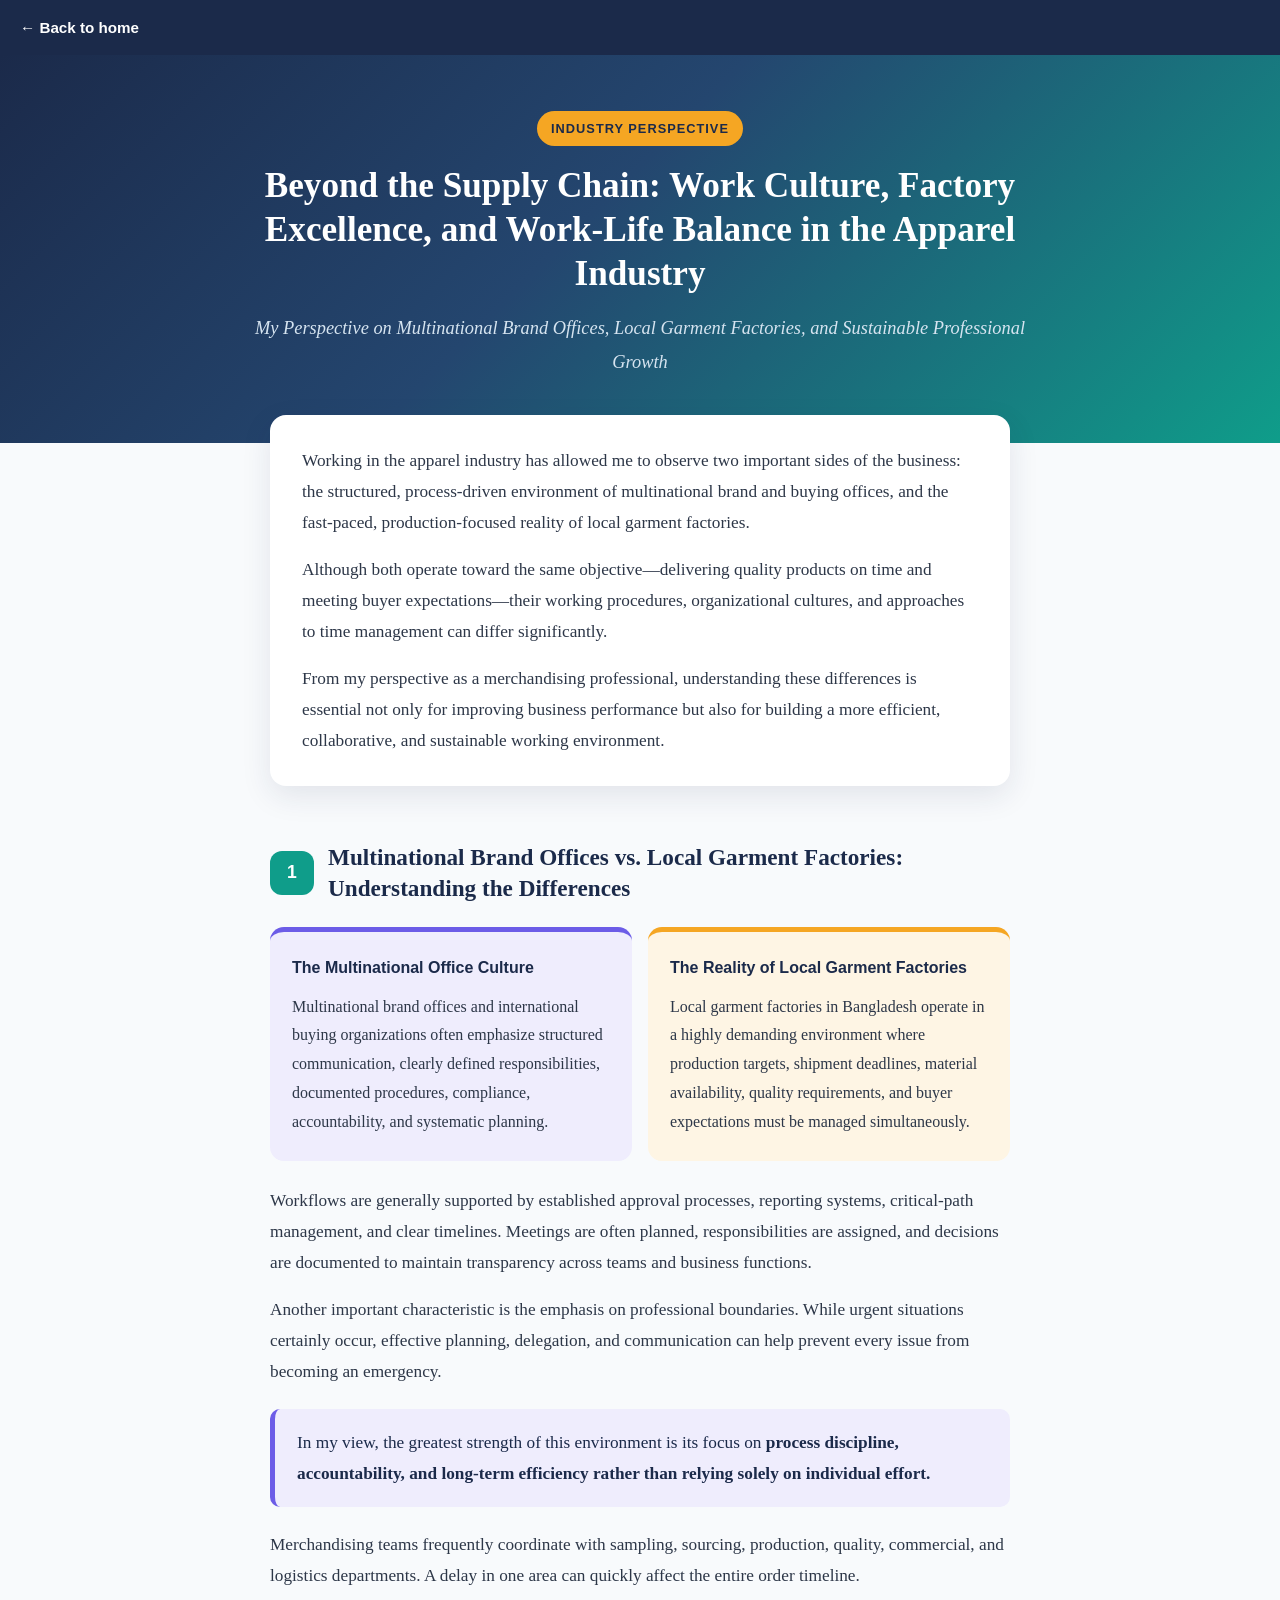
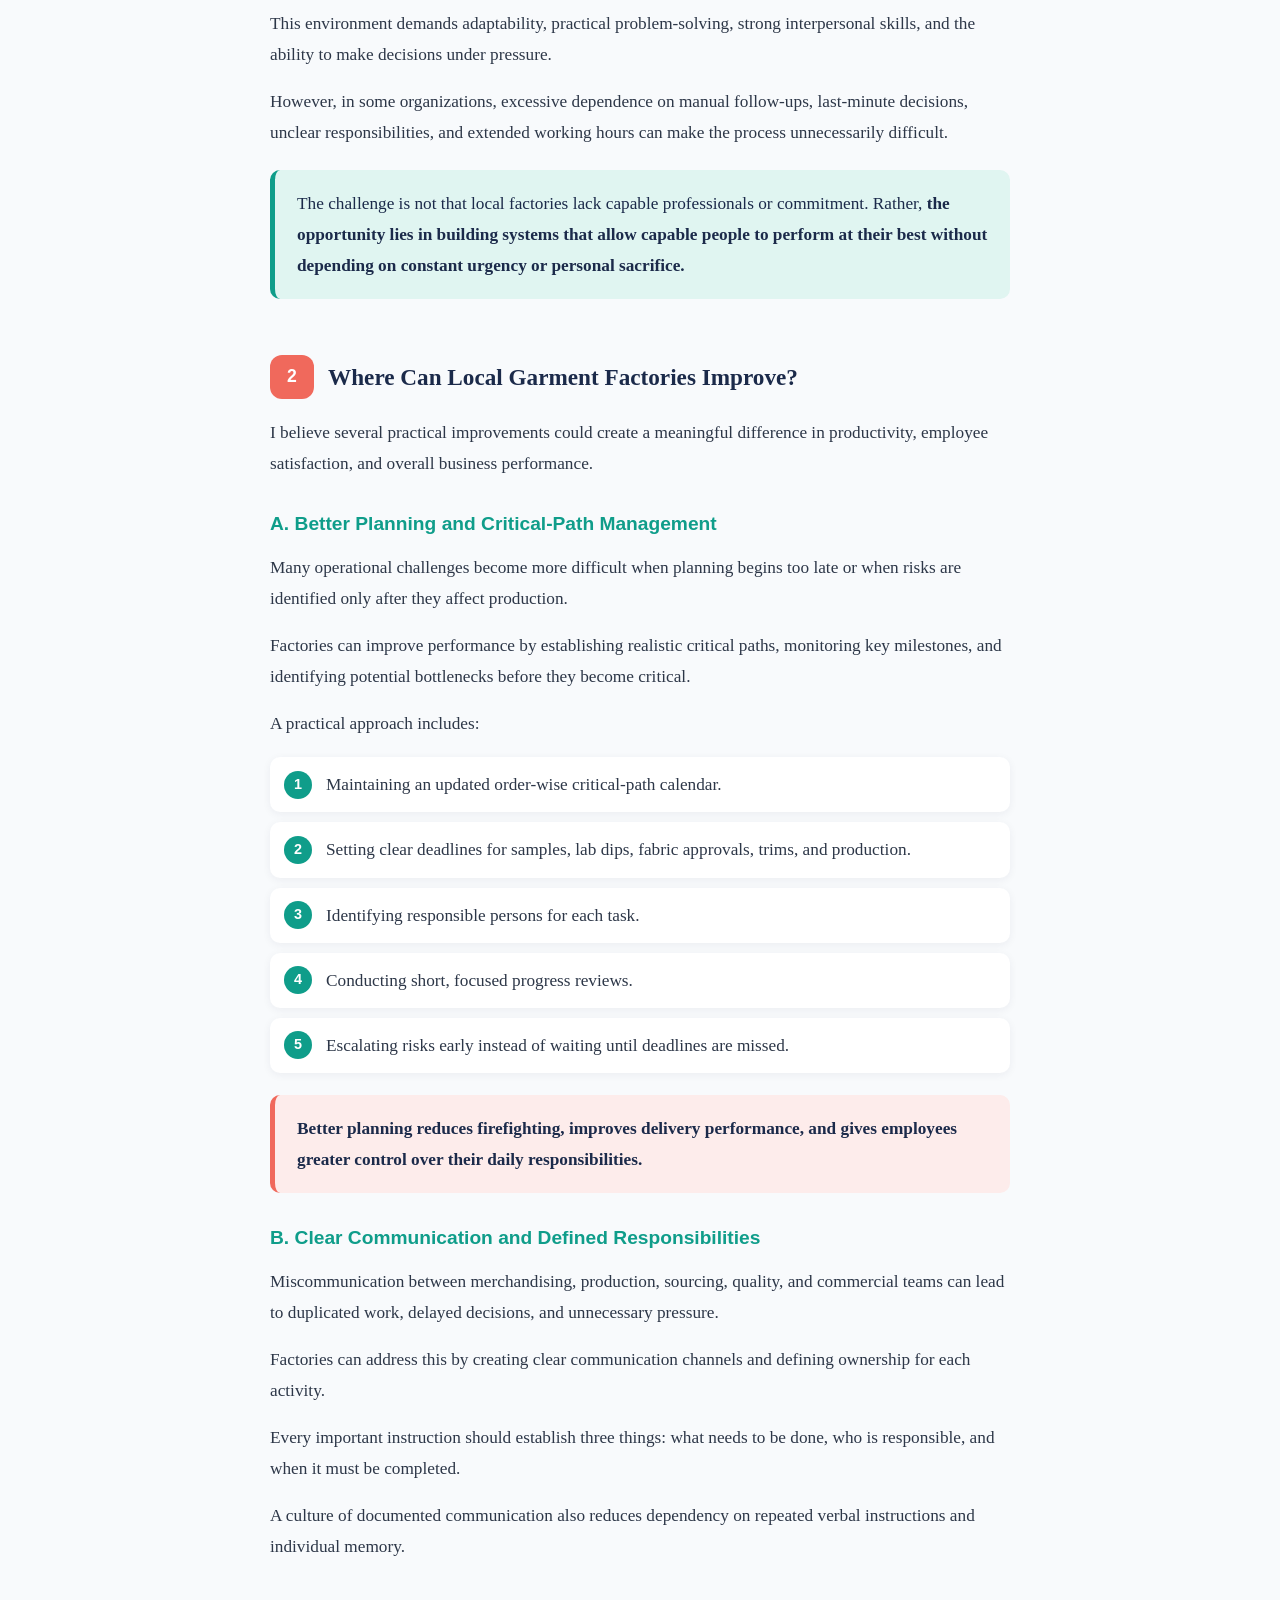
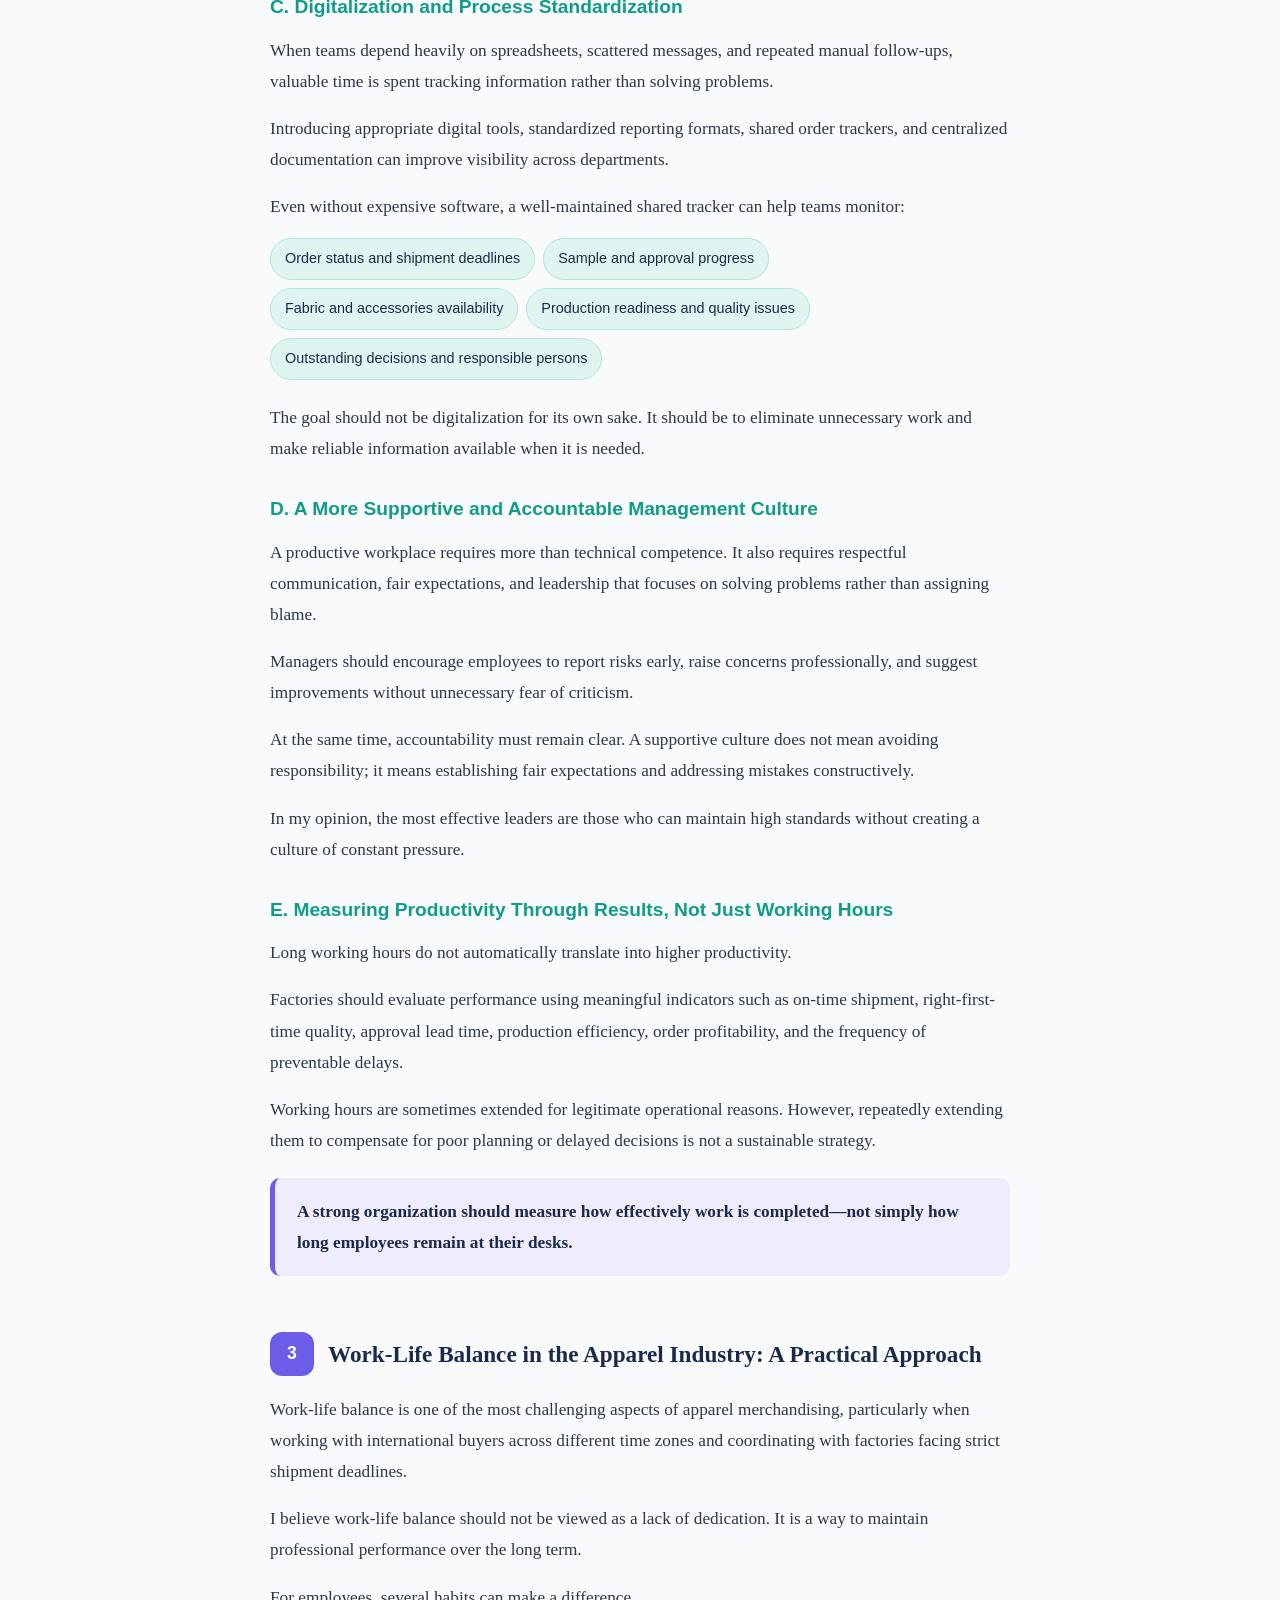
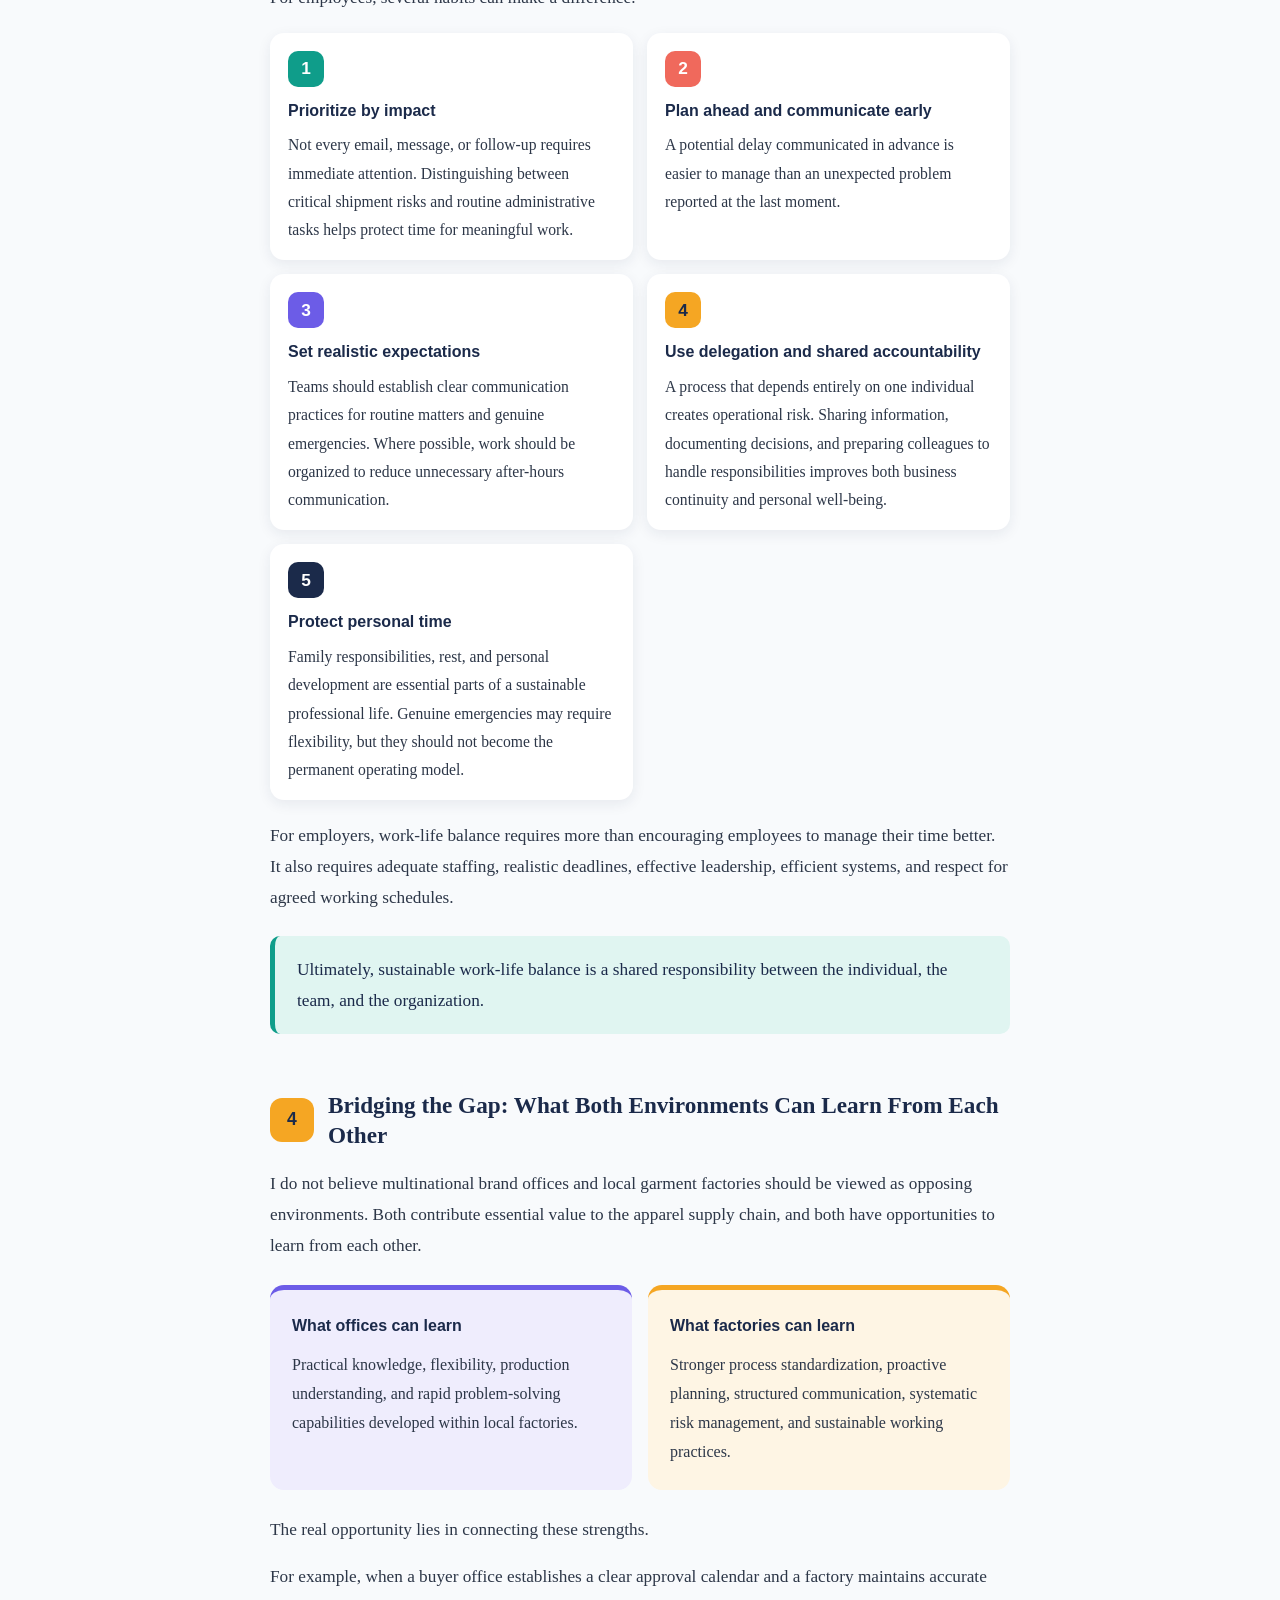
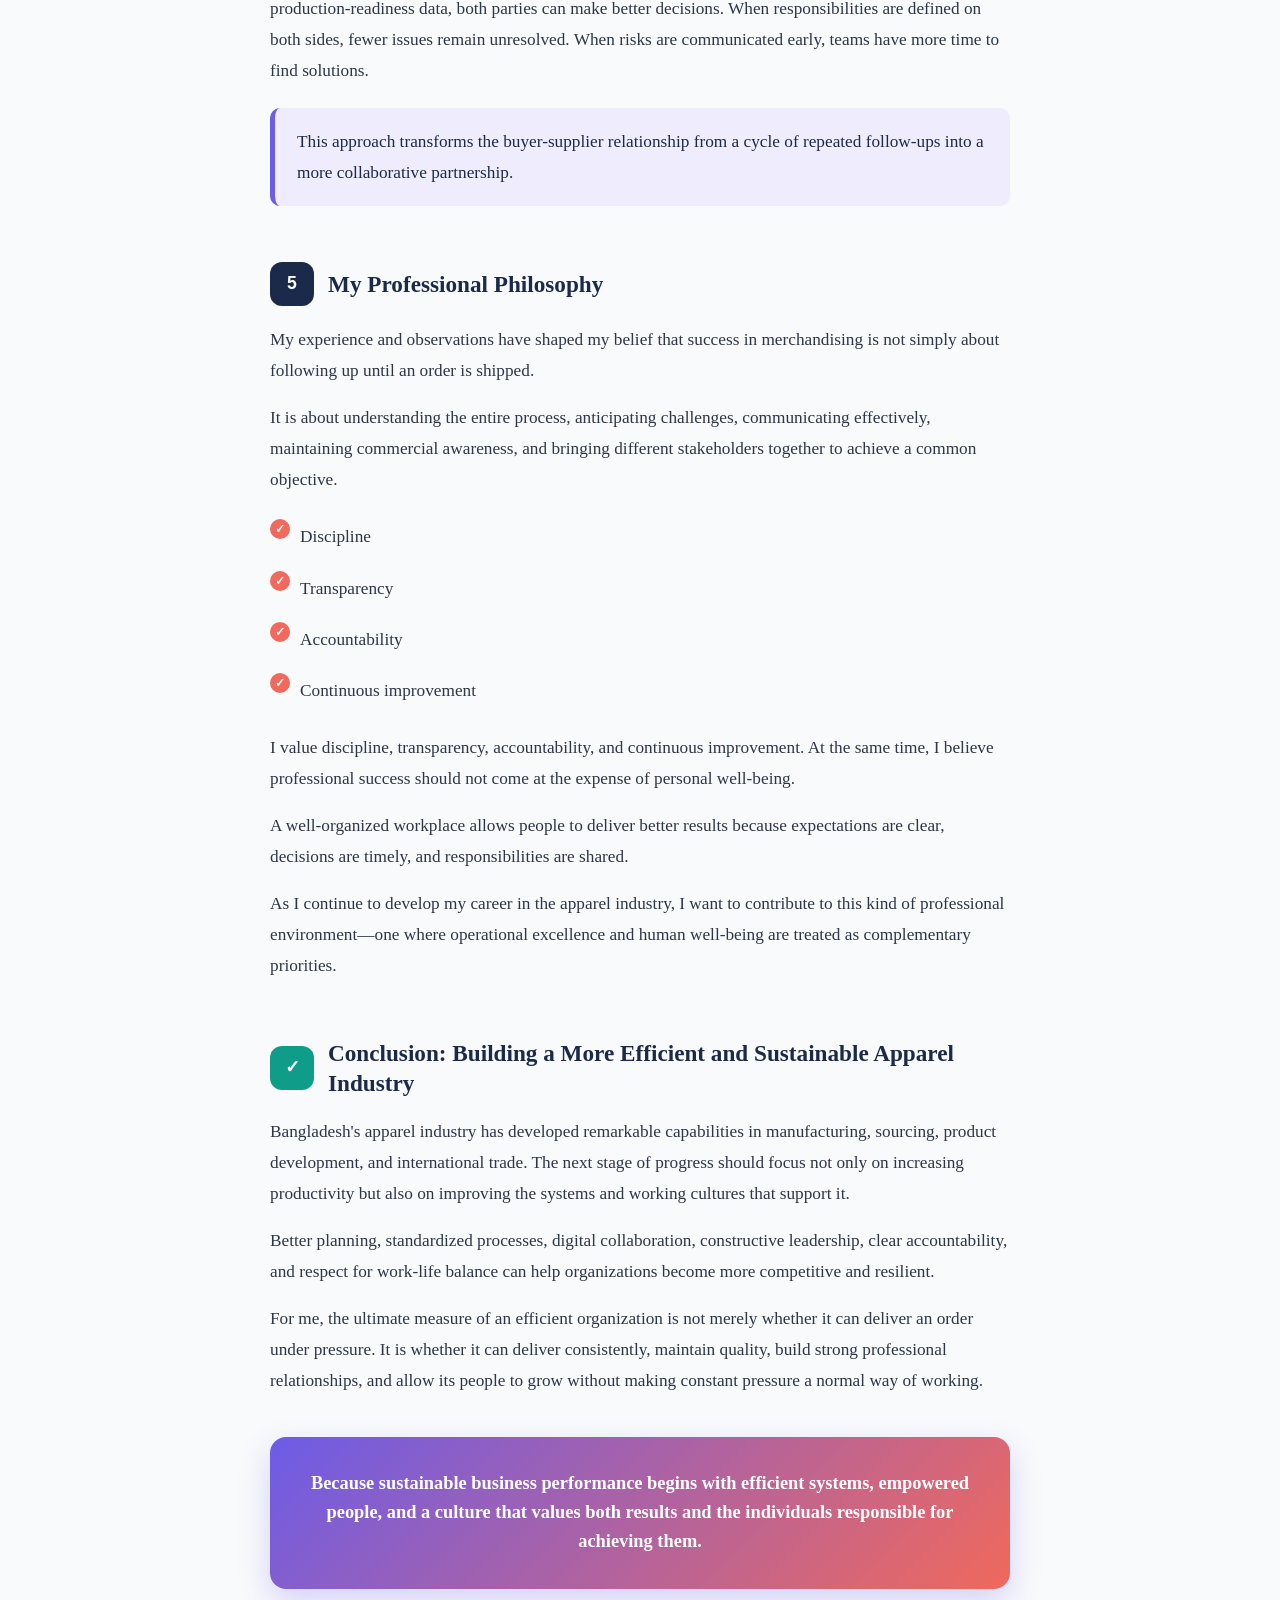
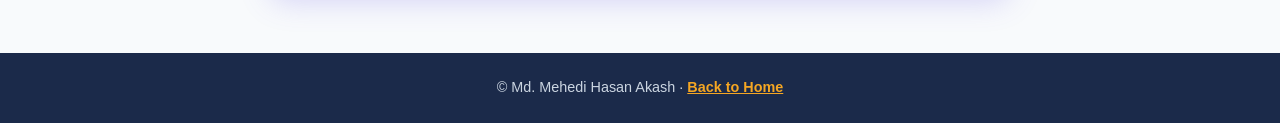
<file: beyond-the-supply-chain.html>
<!DOCTYPE html>
<html lang="en">
<head>
<meta charset="UTF-8">
<meta name="viewport" content="width=device-width, initial-scale=1.0">
<title>Beyond the Supply Chain: Work Culture, Factory Excellence, and Work-Life Balance in the Apparel Industry | Md. Mehedi Hasan Akash</title>
<meta name="description" content="A merchandiser's perspective on multinational brand offices, local garment factories, and sustainable professional growth in the apparel industry.">
<link rel="canonical" href="https://mehedi-h-akash.github.io/beyond-the-supply-chain.html">
<style>
  :root {
    --navy: #1b2a4a;
    --teal: #0f9d8a;
    --teal-light: #e0f5f1;
    --coral: #f0695c;
    --coral-light: #fdeceb;
    --amber: #f5a623;
    --amber-light: #fef5e4;
    --violet: #6c5ce7;
    --violet-light: #efedfd;
    --text: #2d3748;
    --muted: #64748b;
    --bg: #f8fafc;
    --card: #ffffff;
  }
  * { box-sizing: border-box; }
  body {
    margin: 0;
    font-family: Georgia, "Times New Roman", serif;
    font-size: 1.08rem;
    line-height: 1.8;
    color: var(--text);
    background: var(--bg);
  }
  a { color: var(--teal); }

  /* Top nav */
  header.site-nav {
    background: var(--navy);
    padding: 14px 20px;
    font-family: Arial, Helvetica, sans-serif;
    font-size: 0.95rem;
  }
  header.site-nav a {
    color: #ffffff;
    text-decoration: none;
    font-weight: bold;
  }

  /* Hero */
  .hero {
    background: linear-gradient(135deg, var(--navy) 0%, #24466f 45%, var(--teal) 100%);
    color: #ffffff;
    padding: 56px 20px 64px;
    text-align: center;
  }
  .hero-inner { max-width: 820px; margin: 0 auto; }
  .tag {
    display: inline-block;
    background: var(--amber);
    color: var(--navy);
    font-family: Arial, Helvetica, sans-serif;
    font-size: 0.8rem;
    font-weight: bold;
    letter-spacing: 1px;
    text-transform: uppercase;
    padding: 6px 14px;
    border-radius: 999px;
    margin-bottom: 18px;
  }
  .hero h1 {
    font-size: 2.2rem;
    line-height: 1.25;
    margin: 0 0 16px;
  }
  .hero .subtitle {
    font-size: 1.15rem;
    font-style: italic;
    color: #d6e4f0;
    margin: 0;
  }

  main {
    max-width: 780px;
    margin: 0 auto;
    padding: 0 20px 64px;
  }
  article { margin-top: -28px; }

  /* Intro card */
  .intro-card {
    background: var(--card);
    border-radius: 16px;
    padding: 30px 32px;
    box-shadow: 0 10px 30px rgba(27, 42, 74, 0.10);
    margin-bottom: 8px;
  }
  .intro-card p:last-child { margin-bottom: 0; }

  /* Section headings with colored number badges */
  .section-head {
    display: flex;
    align-items: center;
    gap: 14px;
    margin: 56px 0 18px;
  }
  .badge {
    flex: 0 0 auto;
    width: 44px;
    height: 44px;
    border-radius: 12px;
    display: flex;
    align-items: center;
    justify-content: center;
    font-family: Arial, Helvetica, sans-serif;
    font-weight: bold;
    font-size: 1.1rem;
    color: #ffffff;
    background: var(--teal);
  }
  .badge.coral { background: var(--coral); }
  .badge.violet { background: var(--violet); }
  .badge.amber { background: var(--amber); color: var(--navy); }
  .badge.navy { background: var(--navy); }
  .section-head h2 {
    margin: 0;
    font-size: 1.45rem;
    line-height: 1.3;
    color: var(--navy);
  }

  h3 {
    font-size: 1.2rem;
    margin: 28px 0 10px;
    color: var(--teal);
    font-family: Arial, Helvetica, sans-serif;
  }
  p { margin: 0 0 16px; }
  strong { color: var(--navy); }

  /* Two-column comparison cards */
  .compare {
    display: grid;
    grid-template-columns: 1fr 1fr;
    gap: 16px;
    margin: 24px 0;
  }
  .compare-card {
    border-radius: 14px;
    padding: 22px 22px 8px;
  }
  .compare-card.office { background: var(--violet-light); border-top: 5px solid var(--violet); }
  .compare-card.factory { background: var(--amber-light); border-top: 5px solid var(--amber); }
  .compare-card h4 {
    margin: 0 0 10px;
    font-family: Arial, Helvetica, sans-serif;
    font-size: 1rem;
    color: var(--navy);
  }
  .compare-card p { font-size: 1rem; }

  /* Highlight callouts for key bold statements */
  .callout {
    background: var(--teal-light);
    border-left: 5px solid var(--teal);
    border-radius: 10px;
    padding: 18px 22px;
    margin: 22px 0;
    color: var(--navy);
  }
  .callout p { margin: 0; }
  .callout.coral {
    background: var(--coral-light);
    border-left-color: var(--coral);
  }
  .callout.violet {
    background: var(--violet-light);
    border-left-color: var(--violet);
  }

  /* Numbered step list for planning items */
  .steps {
    list-style: none;
    padding: 0;
    margin: 18px 0;
    counter-reset: step;
  }
  .steps li {
    counter-increment: step;
    position: relative;
    padding: 12px 14px 12px 56px;
    margin-bottom: 10px;
    background: var(--card);
    border-radius: 10px;
    box-shadow: 0 2px 8px rgba(27, 42, 74, 0.06);
  }
  .steps li::before {
    content: counter(step);
    position: absolute;
    left: 14px;
    top: 50%;
    transform: translateY(-50%);
    width: 28px;
    height: 28px;
    border-radius: 50%;
    background: var(--teal);
    color: #ffffff;
    font-family: Arial, Helvetica, sans-serif;
    font-weight: bold;
    font-size: 0.9rem;
    display: flex;
    align-items: center;
    justify-content: center;
  }

  /* Colored check list */
  .checks {
    list-style: none;
    padding: 0;
    margin: 18px 0;
  }
  .checks li {
    padding: 8px 0 8px 30px;
    position: relative;
    margin-bottom: 4px;
  }
  .checks li::before {
    content: "\2713";
    position: absolute;
    left: 0;
    top: 6px;
    width: 20px;
    height: 20px;
    border-radius: 50%;
    background: var(--coral);
    color: #ffffff;
    font-size: 0.75rem;
    font-weight: bold;
    text-align: center;
    line-height: 20px;
  }

  /* Habit cards grid */
  .habits {
    display: grid;
    grid-template-columns: 1fr 1fr;
    gap: 14px;
    margin: 20px 0;
  }
  .habit {
    background: var(--card);
    border-radius: 14px;
    padding: 18px 18px 16px;
    box-shadow: 0 4px 14px rgba(27, 42, 74, 0.08);
  }
  .habit .icon {
    width: 36px;
    height: 36px;
    border-radius: 10px;
    display: flex;
    align-items: center;
    justify-content: center;
    font-family: Arial, Helvetica, sans-serif;
    font-weight: bold;
    color: #ffffff;
    margin-bottom: 10px;
  }
  .habit h4 {
    margin: 0 0 6px;
    font-family: Arial, Helvetica, sans-serif;
    font-size: 1rem;
    color: var(--navy);
  }
  .habit p { font-size: 0.98rem; margin: 0; }
  .habit.h1 .icon { background: var(--teal); }
  .habit.h2 .icon { background: var(--coral); }
  .habit.h3 .icon { background: var(--violet); }
  .habit.h4 .icon { background: var(--amber); color: var(--navy); }
  .habit.h5 .icon { background: var(--navy); }

  /* Tracker chips */
  .chips {
    display: flex;
    flex-wrap: wrap;
    gap: 8px;
    margin: 14px 0 22px;
  }
  .chip {
    font-family: Arial, Helvetica, sans-serif;
    font-size: 0.9rem;
    background: var(--teal-light);
    color: var(--navy);
    padding: 7px 14px;
    border-radius: 999px;
    border: 1px solid #b5e6dc;
  }

  /* Conclusion */
  .closing {
    margin-top: 40px;
    padding: 32px 28px;
    border-radius: 16px;
    background: linear-gradient(135deg, var(--violet) 0%, var(--coral) 100%);
    color: #ffffff;
    text-align: center;
    box-shadow: 0 12px 30px rgba(108, 92, 231, 0.25);
  }
  .closing p {
    margin: 0;
    font-size: 1.15rem;
    font-weight: bold;
    line-height: 1.6;
  }
  .closing strong { color: #ffffff; }

  footer {
    background: var(--navy);
    color: #cbd5e1;
    font-family: Arial, Helvetica, sans-serif;
    font-size: 0.9rem;
    text-align: center;
    padding: 22px 20px;
  }
  footer a { color: var(--amber); font-weight: bold; }

  @media (max-width: 600px) {
    body { font-size: 1rem; }
    .hero h1 { font-size: 1.6rem; }
    .section-head h2 { font-size: 1.2rem; }
    .compare, .habits { grid-template-columns: 1fr; }
    .intro-card { padding: 22px 20px; }
  }
</style>
</head>
<body>

<header class="site-nav">
  <a href="index.html">&larr; Back to home</a>
</header>

<section class="hero">
  <div class="hero-inner">
    <span class="tag">Industry Perspective</span>
    <h1>Beyond the Supply Chain: Work Culture, Factory Excellence, and Work-Life Balance in the Apparel Industry</h1>
    <p class="subtitle">My Perspective on Multinational Brand Offices, Local Garment Factories, and Sustainable Professional Growth</p>
  </div>
</section>

<main>
  <article>
    <div class="intro-card">
      <p>Working in the apparel industry has allowed me to observe two important sides of the business: the structured, process-driven environment of multinational brand and buying offices, and the fast-paced, production-focused reality of local garment factories.</p>
      <p>Although both operate toward the same objective&mdash;delivering quality products on time and meeting buyer expectations&mdash;their working procedures, organizational cultures, and approaches to time management can differ significantly.</p>
      <p>From my perspective as a merchandising professional, understanding these differences is essential not only for improving business performance but also for building a more efficient, collaborative, and sustainable working environment.</p>
    </div>

    <div class="section-head">
      <span class="badge">1</span>
      <h2>Multinational Brand Offices vs. Local Garment Factories: Understanding the Differences</h2>
    </div>

    <div class="compare">
      <div class="compare-card office">
        <h4>The Multinational Office Culture</h4>
        <p>Multinational brand offices and international buying organizations often emphasize structured communication, clearly defined responsibilities, documented procedures, compliance, accountability, and systematic planning.</p>
      </div>
      <div class="compare-card factory">
        <h4>The Reality of Local Garment Factories</h4>
        <p>Local garment factories in Bangladesh operate in a highly demanding environment where production targets, shipment deadlines, material availability, quality requirements, and buyer expectations must be managed simultaneously.</p>
      </div>
    </div>

    <p>Workflows are generally supported by established approval processes, reporting systems, critical-path management, and clear timelines. Meetings are often planned, responsibilities are assigned, and decisions are documented to maintain transparency across teams and business functions.</p>

    <p>Another important characteristic is the emphasis on professional boundaries. While urgent situations certainly occur, effective planning, delegation, and communication can help prevent every issue from becoming an emergency.</p>

    <div class="callout violet">
      <p>In my view, the greatest strength of this environment is its focus on <strong>process discipline, accountability, and long-term efficiency rather than relying solely on individual effort.</strong></p>
    </div>

    <p>Merchandising teams frequently coordinate with sampling, sourcing, production, quality, commercial, and logistics departments. A delay in one area can quickly affect the entire order timeline.</p>

    <p>This environment demands adaptability, practical problem-solving, strong interpersonal skills, and the ability to make decisions under pressure.</p>

    <p>However, in some organizations, excessive dependence on manual follow-ups, last-minute decisions, unclear responsibilities, and extended working hours can make the process unnecessarily difficult.</p>

    <div class="callout">
      <p>The challenge is not that local factories lack capable professionals or commitment. Rather, <strong>the opportunity lies in building systems that allow capable people to perform at their best without depending on constant urgency or personal sacrifice.</strong></p>
    </div>

    <div class="section-head">
      <span class="badge coral">2</span>
      <h2>Where Can Local Garment Factories Improve?</h2>
    </div>

    <p>I believe several practical improvements could create a meaningful difference in productivity, employee satisfaction, and overall business performance.</p>

    <h3>A. Better Planning and Critical-Path Management</h3>

    <p>Many operational challenges become more difficult when planning begins too late or when risks are identified only after they affect production.</p>

    <p>Factories can improve performance by establishing realistic critical paths, monitoring key milestones, and identifying potential bottlenecks before they become critical.</p>

    <p>A practical approach includes:</p>

    <ol class="steps">
      <li>Maintaining an updated order-wise critical-path calendar.</li>
      <li>Setting clear deadlines for samples, lab dips, fabric approvals, trims, and production.</li>
      <li>Identifying responsible persons for each task.</li>
      <li>Conducting short, focused progress reviews.</li>
      <li>Escalating risks early instead of waiting until deadlines are missed.</li>
    </ol>

    <div class="callout coral">
      <p><strong>Better planning reduces firefighting, improves delivery performance, and gives employees greater control over their daily responsibilities.</strong></p>
    </div>

    <h3>B. Clear Communication and Defined Responsibilities</h3>

    <p>Miscommunication between merchandising, production, sourcing, quality, and commercial teams can lead to duplicated work, delayed decisions, and unnecessary pressure.</p>

    <p>Factories can address this by creating clear communication channels and defining ownership for each activity.</p>

    <p>Every important instruction should establish three things: what needs to be done, who is responsible, and when it must be completed.</p>

    <p>A culture of documented communication also reduces dependency on repeated verbal instructions and individual memory.</p>

    <h3>C. Digitalization and Process Standardization</h3>

    <p>When teams depend heavily on spreadsheets, scattered messages, and repeated manual follow-ups, valuable time is spent tracking information rather than solving problems.</p>

    <p>Introducing appropriate digital tools, standardized reporting formats, shared order trackers, and centralized documentation can improve visibility across departments.</p>

    <p>Even without expensive software, a well-maintained shared tracker can help teams monitor:</p>

    <div class="chips">
      <span class="chip">Order status and shipment deadlines</span>
      <span class="chip">Sample and approval progress</span>
      <span class="chip">Fabric and accessories availability</span>
      <span class="chip">Production readiness and quality issues</span>
      <span class="chip">Outstanding decisions and responsible persons</span>
    </div>

    <p>The goal should not be digitalization for its own sake. It should be to eliminate unnecessary work and make reliable information available when it is needed.</p>

    <h3>D. A More Supportive and Accountable Management Culture</h3>

    <p>A productive workplace requires more than technical competence. It also requires respectful communication, fair expectations, and leadership that focuses on solving problems rather than assigning blame.</p>

    <p>Managers should encourage employees to report risks early, raise concerns professionally, and suggest improvements without unnecessary fear of criticism.</p>

    <p>At the same time, accountability must remain clear. A supportive culture does not mean avoiding responsibility; it means establishing fair expectations and addressing mistakes constructively.</p>

    <p>In my opinion, the most effective leaders are those who can maintain high standards without creating a culture of constant pressure.</p>

    <h3>E. Measuring Productivity Through Results, Not Just Working Hours</h3>

    <p>Long working hours do not automatically translate into higher productivity.</p>

    <p>Factories should evaluate performance using meaningful indicators such as on-time shipment, right-first-time quality, approval lead time, production efficiency, order profitability, and the frequency of preventable delays.</p>

    <p>Working hours are sometimes extended for legitimate operational reasons. However, repeatedly extending them to compensate for poor planning or delayed decisions is not a sustainable strategy.</p>

    <div class="callout violet">
      <p><strong>A strong organization should measure how effectively work is completed&mdash;not simply how long employees remain at their desks.</strong></p>
    </div>

    <div class="section-head">
      <span class="badge violet">3</span>
      <h2>Work-Life Balance in the Apparel Industry: A Practical Approach</h2>
    </div>

    <p>Work-life balance is one of the most challenging aspects of apparel merchandising, particularly when working with international buyers across different time zones and coordinating with factories facing strict shipment deadlines.</p>

    <p>I believe work-life balance should not be viewed as a lack of dedication. It is a way to maintain professional performance over the long term.</p>

    <p>For employees, several habits can make a difference.</p>

    <div class="habits">
      <div class="habit h1">
        <div class="icon">1</div>
        <h4>Prioritize by impact</h4>
        <p>Not every email, message, or follow-up requires immediate attention. Distinguishing between critical shipment risks and routine administrative tasks helps protect time for meaningful work.</p>
      </div>
      <div class="habit h2">
        <div class="icon">2</div>
        <h4>Plan ahead and communicate early</h4>
        <p>A potential delay communicated in advance is easier to manage than an unexpected problem reported at the last moment.</p>
      </div>
      <div class="habit h3">
        <div class="icon">3</div>
        <h4>Set realistic expectations</h4>
        <p>Teams should establish clear communication practices for routine matters and genuine emergencies. Where possible, work should be organized to reduce unnecessary after-hours communication.</p>
      </div>
      <div class="habit h4">
        <div class="icon">4</div>
        <h4>Use delegation and shared accountability</h4>
        <p>A process that depends entirely on one individual creates operational risk. Sharing information, documenting decisions, and preparing colleagues to handle responsibilities improves both business continuity and personal well-being.</p>
      </div>
      <div class="habit h5">
        <div class="icon">5</div>
        <h4>Protect personal time</h4>
        <p>Family responsibilities, rest, and personal development are essential parts of a sustainable professional life. Genuine emergencies may require flexibility, but they should not become the permanent operating model.</p>
      </div>
    </div>

    <p>For employers, work-life balance requires more than encouraging employees to manage their time better. It also requires adequate staffing, realistic deadlines, effective leadership, efficient systems, and respect for agreed working schedules.</p>

    <div class="callout">
      <p>Ultimately, sustainable work-life balance is a shared responsibility between the individual, the team, and the organization.</p>
    </div>

    <div class="section-head">
      <span class="badge amber">4</span>
      <h2>Bridging the Gap: What Both Environments Can Learn From Each Other</h2>
    </div>

    <p>I do not believe multinational brand offices and local garment factories should be viewed as opposing environments. Both contribute essential value to the apparel supply chain, and both have opportunities to learn from each other.</p>

    <div class="compare">
      <div class="compare-card office">
        <h4>What offices can learn</h4>
        <p>Practical knowledge, flexibility, production understanding, and rapid problem-solving capabilities developed within local factories.</p>
      </div>
      <div class="compare-card factory">
        <h4>What factories can learn</h4>
        <p>Stronger process standardization, proactive planning, structured communication, systematic risk management, and sustainable working practices.</p>
      </div>
    </div>

    <p>The real opportunity lies in connecting these strengths.</p>

    <p>For example, when a buyer office establishes a clear approval calendar and a factory maintains accurate production-readiness data, both parties can make better decisions. When responsibilities are defined on both sides, fewer issues remain unresolved. When risks are communicated early, teams have more time to find solutions.</p>

    <div class="callout violet">
      <p>This approach transforms the buyer-supplier relationship from a cycle of repeated follow-ups into a more collaborative partnership.</p>
    </div>

    <div class="section-head">
      <span class="badge navy">5</span>
      <h2>My Professional Philosophy</h2>
    </div>

    <p>My experience and observations have shaped my belief that success in merchandising is not simply about following up until an order is shipped.</p>

    <p>It is about understanding the entire process, anticipating challenges, communicating effectively, maintaining commercial awareness, and bringing different stakeholders together to achieve a common objective.</p>

    <ul class="checks">
      <li>Discipline</li>
      <li>Transparency</li>
      <li>Accountability</li>
      <li>Continuous improvement</li>
    </ul>

    <p>I value discipline, transparency, accountability, and continuous improvement. At the same time, I believe professional success should not come at the expense of personal well-being.</p>

    <p>A well-organized workplace allows people to deliver better results because expectations are clear, decisions are timely, and responsibilities are shared.</p>

    <p>As I continue to develop my career in the apparel industry, I want to contribute to this kind of professional environment&mdash;one where operational excellence and human well-being are treated as complementary priorities.</p>

    <div class="section-head">
      <span class="badge">&#10003;</span>
      <h2>Conclusion: Building a More Efficient and Sustainable Apparel Industry</h2>
    </div>

    <p>Bangladesh's apparel industry has developed remarkable capabilities in manufacturing, sourcing, product development, and international trade. The next stage of progress should focus not only on increasing productivity but also on improving the systems and working cultures that support it.</p>

    <p>Better planning, standardized processes, digital collaboration, constructive leadership, clear accountability, and respect for work-life balance can help organizations become more competitive and resilient.</p>

    <p>For me, the ultimate measure of an efficient organization is not merely whether it can deliver an order under pressure. It is whether it can deliver consistently, maintain quality, build strong professional relationships, and allow its people to grow without making constant pressure a normal way of working.</p>

    <div class="closing">
      <p>Because sustainable business performance begins with efficient systems, empowered people, and a culture that values both results and the individuals responsible for achieving them.</p>
    </div>
  </article>
</main>

<footer>
  &copy; Md. Mehedi Hasan Akash &middot; <a href="index.html">Back to Home</a>
</footer>

</body>
</html>
</file>
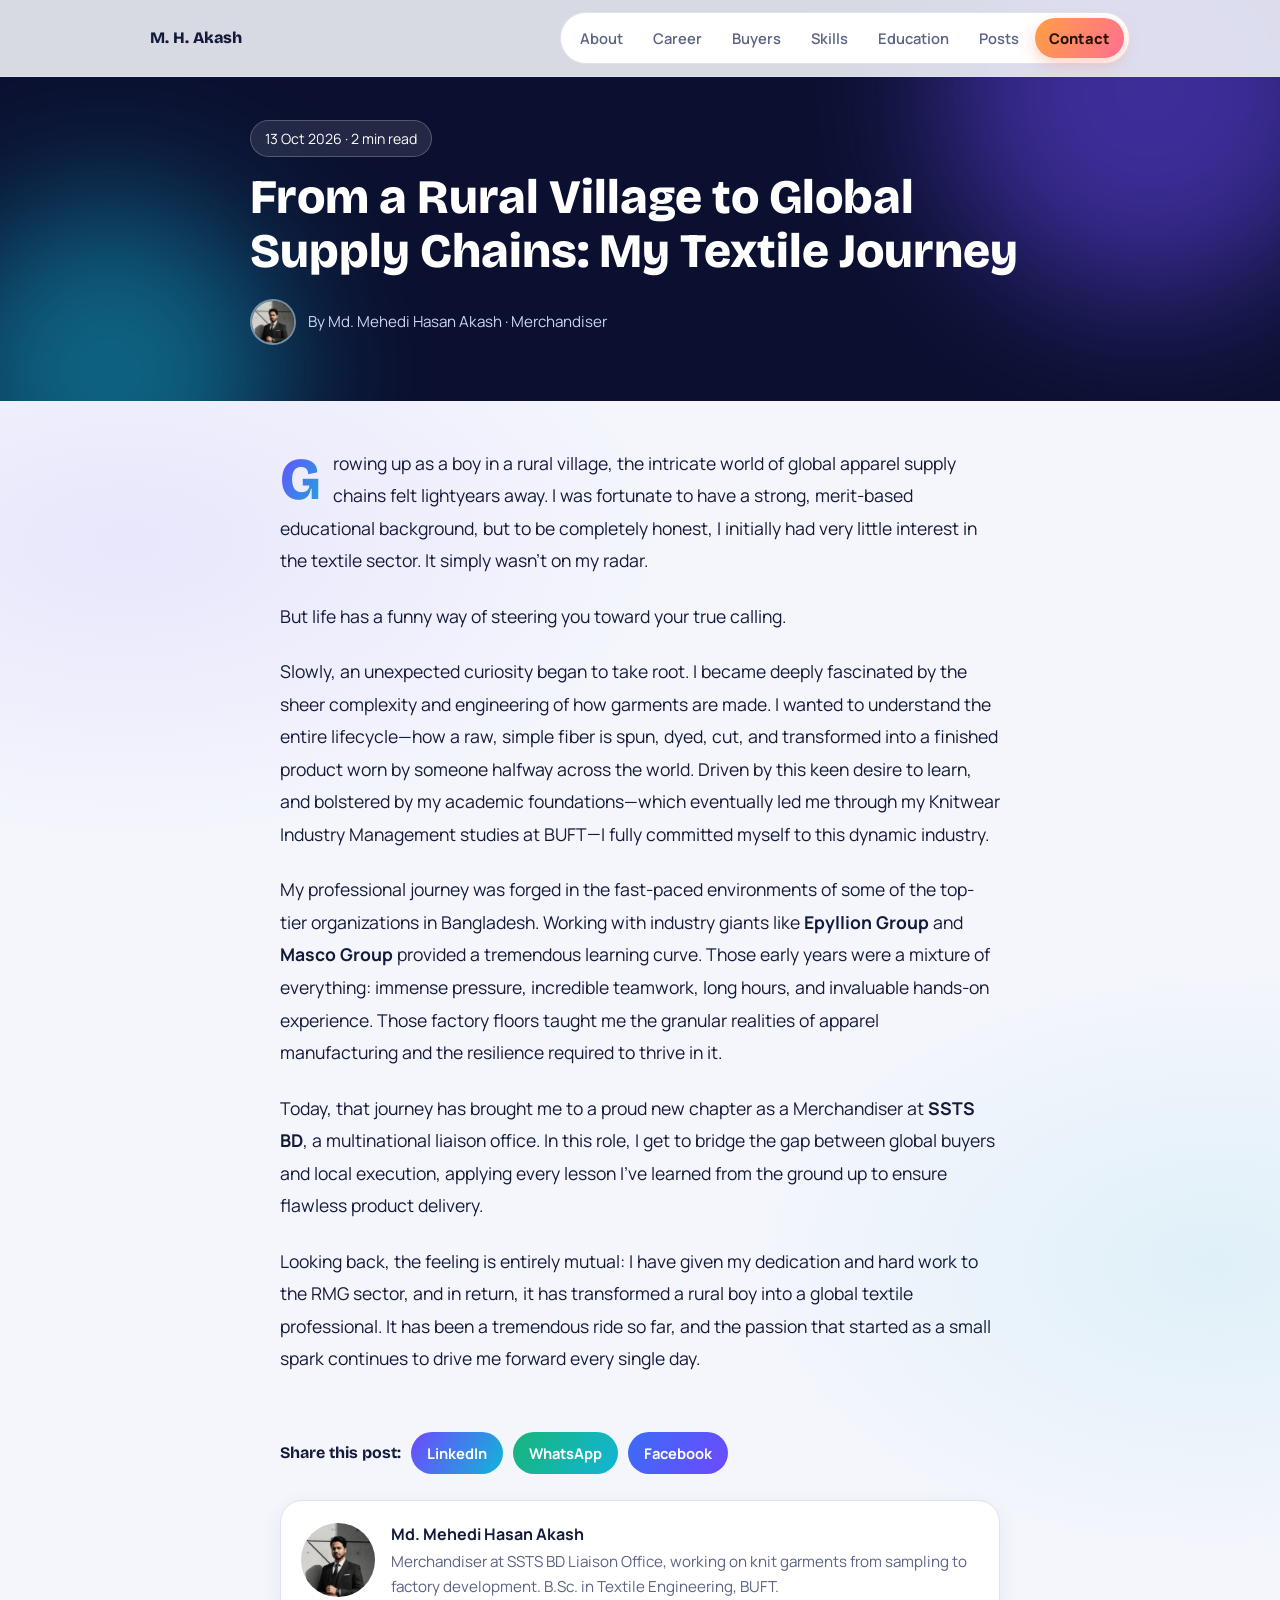
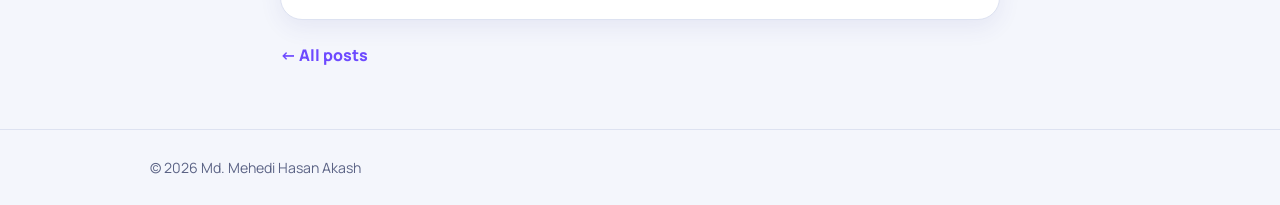
<file: rural-village-to-global-supply-chains.html>
<!DOCTYPE html>
<html lang="en">
<head>
<meta charset="utf-8">
<meta name="viewport" content="width=device-width, initial-scale=1, viewport-fit=cover">
<title>From a Rural Village to Global Supply Chains: My Textile Journey | Md. Mehedi Hasan Akash</title>
<meta name="description" content="How a boy from a rural village with little interest in textiles grew into a global textile professional.">
<meta name="theme-color" content="#0b1030">
<link rel="canonical" href="https://mehedi-h-akash.github.io/rural-village-to-global-supply-chains.html">
<meta property="og:type" content="article">
<meta property="og:title" content="From a Rural Village to Global Supply Chains: My Textile Journey">
<meta property="og:description" content="How a boy from a rural village with little interest in textiles grew into a global textile professional.">
<meta property="og:url" content="https://mehedi-h-akash.github.io/rural-village-to-global-supply-chains.html">
<meta property="og:image" content="https://mehedi-h-akash.github.io/profile.jpg">
<meta name="twitter:card" content="summary">
<script type="application/ld+json">{"@context": "https://schema.org", "@type": "BlogPosting", "headline": "From a Rural Village to Global Supply Chains: My Textile Journey", "description": "How a boy from a rural village with little interest in textiles grew into a global textile professional.", "datePublished": "2026-10-13", "image": "https://mehedi-h-akash.github.io/profile.jpg", "mainEntityOfPage": "https://mehedi-h-akash.github.io/rural-village-to-global-supply-chains.html", "author": {"@type": "Person", "name": "Md. Mehedi Hasan Akash", "url": "https://mehedi-h-akash.github.io/"}}</script>
<link rel="preconnect" href="https://fonts.googleapis.com">
<link rel="preconnect" href="https://fonts.gstatic.com" crossorigin>
<link href="https://fonts.googleapis.com/css2?family=Bricolage+Grotesque:wght@500;700;800&family=Manrope:wght@400;500;700&display=swap" rel="stylesheet">
<link rel="stylesheet" href="style.css">
</head>
<body>
<div id="ov"></div>
<header id="hd" class="s"><div class="wrap"><a class="logo" href="./">M. H. Akash</a>
<button class="mb" id="mb" type="button" aria-label="Menu" aria-expanded="false" aria-controls="nav"><span></span><span></span><span></span></button>
<nav id="nav" aria-label="Main"><a href="./#about"><span class="ic">👤</span>About</a><a href="./#career"><span class="ic">🚀</span>Career</a><a href="./#buyers"><span class="ic">🤝</span>Buyers</a><a href="./#skills"><span class="ic">⚡</span>Skills</a><a href="./#education"><span class="ic">🎓</span>Education</a><a href="./#posts"><span class="ic">✍️</span>Posts</a><a class="cta" href="./#contact"><span class="ic">✉️</span>Contact</a></nav></div></header>
<main id="top">
<div class="phero"><i class="blob b1"></i><i class="blob b2"></i><div class="wrap">
<span class="tag">13 Oct 2026 &middot; 2 min read</span>
<h1>From a Rural Village to Global Supply Chains: My Textile Journey</h1>
<div class="by"><img src="profile.jpg" alt="Md. Mehedi Hasan Akash"><span>By Md. Mehedi Hasan Akash &middot; Merchandiser</span></div>
</div></div>
<article class="art">
<p>Growing up as a boy in a rural village, the intricate world of global apparel supply chains felt lightyears away. I was fortunate to have a strong, merit-based educational background, but to be completely honest, I initially had very little interest in the textile sector. It simply wasn't on my radar.</p>
<p>But life has a funny way of steering you toward your true calling.</p>
<p>Slowly, an unexpected curiosity began to take root. I became deeply fascinated by the sheer complexity and engineering of how garments are made. I wanted to understand the entire lifecycle—how a raw, simple fiber is spun, dyed, cut, and transformed into a finished product worn by someone halfway across the world. Driven by this keen desire to learn, and bolstered by my academic foundations—which eventually led me through my Knitwear Industry Management studies at BUFT—I fully committed myself to this dynamic industry.</p>
<p>My professional journey was forged in the fast-paced environments of some of the top-tier organizations in Bangladesh. Working with industry giants like <strong>Epyllion Group</strong> and <strong>Masco Group</strong> provided a tremendous learning curve. Those early years were a mixture of everything: immense pressure, incredible teamwork, long hours, and invaluable hands-on experience. Those factory floors taught me the granular realities of apparel manufacturing and the resilience required to thrive in it.</p>
<p>Today, that journey has brought me to a proud new chapter as a Merchandiser at <strong>SSTS BD</strong>, a multinational liaison office. In this role, I get to bridge the gap between global buyers and local execution, applying every lesson I've learned from the ground up to ensure flawless product delivery.</p>
<p>Looking back, the feeling is entirely mutual: I have given my dedication and hard work to the RMG sector, and in return, it has transformed a rural boy into a global textile professional. It has been a tremendous ride so far, and the passion that started as a small spark continues to drive me forward every single day.</p>
</article>
<div class="pw">
<div class="share"><b>Share this post:</b><a href="https://www.linkedin.com/sharing/share-offsite/?url=https%3A%2F%2Fmehedi-h-akash.github.io%2Frural-village-to-global-supply-chains.html" rel="noopener">LinkedIn</a><a class="wa" href="https://wa.me/?text=From%20a%20Rural%20Village%20to%20Global%20Supply%20Chains%3A%20My%20Textile%20Journey%20https%3A%2F%2Fmehedi-h-akash.github.io%2Frural-village-to-global-supply-chains.html" rel="noopener">WhatsApp</a><a class="fb" href="https://www.facebook.com/sharer/sharer.php?u=https%3A%2F%2Fmehedi-h-akash.github.io%2Frural-village-to-global-supply-chains.html" rel="noopener">Facebook</a></div>
<div class="author"><img src="profile.jpg" alt="Md. Mehedi Hasan Akash"><div><b>Md. Mehedi Hasan Akash</b><p>Merchandiser at SSTS BD Liaison Office, working on knit garments from sampling to factory development. B.Sc. in Textile Engineering, BUFT.</p></div></div>
<a class="back" href="./#posts">&larr; All posts</a>
</div>
</main>
<footer><div class="wrap">&copy; <span id="yr"></span> Md. Mehedi Hasan Akash</div></footer>
<script>
document.getElementById("yr").textContent=new Date().getFullYear();
var hd=document.getElementById("hd"),mb=document.getElementById("mb");
function closeM(){hd.classList.remove("o");document.body.classList.remove("mo");mb.setAttribute("aria-expanded","false")}
mb.addEventListener("click",function(){var o=hd.classList.toggle("o");document.body.classList.toggle("mo",o);mb.setAttribute("aria-expanded",o)});
document.getElementById("ov").addEventListener("click",closeM);
document.querySelectorAll("#nav a").forEach(function(a){a.addEventListener("click",closeM)});
addEventListener("keydown",function(e){if(e.key==="Escape")closeM()});
</script>
</body>
</html>
</file>
<file: style.css>
:root{--bg:#f4f6fc;--card:#fff;--ink:#141a3a;--muted:#5b6385;--line:#dde2f1;--v:#6d4aff;--c:#12b5d6;--a:#ff9f43;--g:linear-gradient(120deg,#6d4aff,#12b5d6);
--head:"Bricolage Grotesque","Segoe UI",system-ui,sans-serif;--body:"Manrope","Segoe UI",system-ui,sans-serif}
@media (prefers-color-scheme:dark){:root{--bg:#0d1128;--card:#151b3b;--ink:#eaedfa;--muted:#a3abcf;--line:#283058;--v:#8d74ff;--c:#37d0ee}}
*{box-sizing:border-box}html{scroll-behavior:smooth}
body{margin:0;background:var(--bg);color:var(--ink);font-family:var(--body);line-height:1.65;padding-bottom:env(safe-area-inset-bottom,0px)}
a{color:inherit}:focus-visible{outline:3px solid var(--a);outline-offset:3px;border-radius:6px}
.wrap{max-width:1020px;margin:0 auto;padding:0 20px}
#bar{position:fixed;top:0;left:0;height:3px;width:0;background:var(--g);z-index:20}

header{position:fixed;top:0;left:0;right:0;z-index:10;padding-top:env(safe-area-inset-top,0px);transition:background .3s,box-shadow .3s}
header.s{background:color-mix(in srgb,var(--bg) 88%,transparent);backdrop-filter:blur(10px);box-shadow:0 1px 0 var(--line)}
header .wrap{display:flex;justify-content:space-between;align-items:center;padding-top:12px;padding-bottom:12px}
.logo{font-family:var(--head);font-weight:800;text-decoration:none;color:#fff;transition:color .3s}
header.s .logo{color:var(--ink)}
nav{display:flex;gap:2px;flex-wrap:wrap}
nav a{text-decoration:none;padding:6px 11px;border-radius:99px;font-size:.9rem;color:#d7dcf5;transition:background .25s,color .25s}
header.s nav a{color:var(--muted)}
nav a:hover,nav a.on{background:var(--g);color:#fff}

.hero{position:relative;overflow:hidden;background:#0b1030;color:#fff;padding:128px 0 84px}
.blob{position:absolute;border-radius:50%;filter:blur(70px);opacity:.5;animation:drift 14s ease-in-out infinite alternate}
.b1{width:420px;height:420px;background:#6d4aff;top:-120px;right:-80px}
.b2{width:340px;height:340px;background:#12b5d6;bottom:-140px;left:-60px;animation-delay:-5s}
.b3{width:220px;height:220px;background:#ff9f43;top:40%;left:42%;opacity:.28;animation-delay:-9s}
@keyframes drift{to{transform:translate(40px,30px) scale(1.15)}}
.hero .wrap{position:relative;display:grid;grid-template-columns:1.2fr .8fr;gap:40px;align-items:center}
.tag{display:inline-block;padding:6px 14px;border-radius:99px;background:rgba(255,255,255,.1);border:1px solid rgba(255,255,255,.22);font-size:.88rem}
h1{font-family:var(--head);font-weight:800;font-size:clamp(2.3rem,6vw,4rem);line-height:1.05;margin:16px 0 14px}
h1 span{background:linear-gradient(120deg,#9b86ff,#4fe0ff,#ffc078);-webkit-background-clip:text;background-clip:text;color:transparent}
.hero p.in{color:#cdd3f3;max-width:50ch;font-size:1.08rem;margin:0 0 24px}
.btn{display:inline-block;padding:12px 22px;border-radius:99px;text-decoration:none;font-weight:700;transition:transform .25s,box-shadow .25s}
.btn:hover{transform:translateY(-3px)}
.b-main{background:linear-gradient(120deg,#ff9f43,#ff6f91);color:#2a1200;box-shadow:0 10px 26px rgba(255,130,90,.35)}
.b-alt{border:1.5px solid rgba(255,255,255,.4);color:#fff;margin-left:8px}
.b-alt:hover{background:rgba(255,255,255,.1)}
.photo{position:relative;width:min(300px,76vw);aspect-ratio:1;margin:0 auto}
.photo::before{content:"";position:absolute;inset:-8px;border-radius:50%;background:conic-gradient(#6d4aff,#12b5d6,#ff9f43,#6d4aff);animation:spin 9s linear infinite}
.photo img{position:relative;width:100%;height:100%;object-fit:cover;border-radius:50%;border:6px solid #0b1030;display:block}
@keyframes spin{to{transform:rotate(1turn)}}
.hero .wrap.stats{position:relative;display:grid;grid-template-columns:repeat(4,1fr);gap:14px;margin-top:54px}
.stat{background:rgba(255,255,255,.07);border:1px solid rgba(255,255,255,.14);border-radius:16px;padding:16px;text-align:center;backdrop-filter:blur(6px)}
.stat b{display:block;font-family:var(--head);font-size:2rem;line-height:1.1}
.stat small{color:#b9c0e6}
.in-a{opacity:0;transform:translateY(22px);animation:up .8s cubic-bezier(.2,.7,.2,1) forwards}
@keyframes up{to{opacity:1;transform:none}}

section{padding:76px 0 4px}
h2{font-family:var(--head);font-size:clamp(1.7rem,3.5vw,2.3rem);margin:0 0 8px}
h2::after{content:"";display:block;width:56px;height:4px;border-radius:4px;background:var(--g);margin-top:8px}
.lead{color:var(--muted);margin:10px 0 28px;max-width:62ch}
.rv{opacity:0;transform:translateY(28px);transition:opacity .7s,transform .7s cubic-bezier(.2,.7,.2,1)}
.rv.in{opacity:1;transform:none}
.two{display:grid;grid-template-columns:1fr 1fr;gap:20px}
.card{background:var(--card);border:1px solid var(--line);border-radius:18px;padding:22px;transition:transform .3s,box-shadow .3s,border-color .3s}
.card:hover{transform:translateY(-5px);box-shadow:0 16px 34px rgba(80,70,200,.16);border-color:var(--v)}
.card h3{font-family:var(--head);margin:0 0 6px}.card p{margin:0;color:var(--muted)}

.tl{position:relative;list-style:none;margin:0;padding:0 0 0 34px}
.tl::before,.tl .fill{content:"";position:absolute;left:8px;top:6px;bottom:6px;width:3px;border-radius:3px;background:var(--line)}
.tl .fill{background:var(--g);bottom:auto;height:0;transition:height .15s}
.tl li{position:relative;padding-bottom:26px}
.tl li::before{content:"";position:absolute;left:-34px;top:8px;width:19px;height:19px;border-radius:50%;background:var(--bg);border:4px solid var(--v);transition:transform .3s,background .3s}
.tl li:hover::before{transform:scale(1.25);background:var(--a)}
.when{font-size:.84rem;color:var(--c);font-weight:700}
.tl h3{font-family:var(--head);margin:2px 0;font-size:1.2rem}
.org{font-weight:500}
.chips{display:flex;flex-wrap:wrap;gap:8px;margin-top:10px}
.chip{padding:4px 12px;border-radius:99px;background:color-mix(in srgb,var(--v) 14%,transparent);color:var(--v);font-size:.85rem;font-weight:700}
.core{display:grid;grid-template-columns:repeat(auto-fit,minmax(250px,1fr));gap:16px}
.core .card{padding:18px}.core .card::before{content:"";display:block;width:34px;height:5px;border-radius:5px;background:var(--g);margin-bottom:12px}
.pills{display:flex;flex-wrap:wrap;gap:10px;padding:0;margin:0;list-style:none}
.pills li{background:var(--card);border:1px solid var(--line);padding:8px 15px;border-radius:99px;font-size:.93rem;transition:.25s}
.pills li:hover{background:var(--g);color:#fff;border-color:transparent;transform:translateY(-3px)}
.edu{margin:0;padding:0;list-style:none}.edu li{padding:12px 0;border-bottom:1px solid var(--line)}.edu li:last-child{border:0}
.edu b{display:block}.edu span{color:var(--muted);font-size:.93rem}
ul.pl{margin:0;padding-left:20px;color:var(--muted)}ul.pl li{margin-bottom:6px}

.post{background:var(--card);border:1px solid var(--line);border-radius:16px;margin-bottom:14px;transition:box-shadow .3s,border-color .3s}
.post:hover,.post.open{border-color:var(--v);box-shadow:0 12px 28px rgba(80,70,200,.14)}
.post button{all:unset;display:block;width:100%;box-sizing:border-box;cursor:pointer;padding:18px 20px}
.post button:focus-visible{outline:3px solid var(--a);outline-offset:-3px}
.meta{font-size:.82rem;color:var(--c);font-weight:700}
.post h3{font-family:var(--head);margin:3px 0 4px;font-size:1.2rem}
.sum{color:var(--muted);font-size:.95rem}
.pb{display:grid;grid-template-rows:0fr;transition:grid-template-rows .45s ease}
.post.open .pb{grid-template-rows:1fr}
.pb>div{overflow:hidden;padding:0 20px}.post.open .pb>div{padding-bottom:16px}
.pb p{margin:0 0 12px;max-width:66ch}
.contact{background:linear-gradient(135deg,#1b1470,#0b6f8a);color:#fff;border-radius:22px;padding:34px;display:flex;flex-wrap:wrap;gap:22px;justify-content:space-between;align-items:center}
.contact h3{font-family:var(--head);font-size:1.6rem;margin:0 0 4px}.contact p{margin:0;color:#d4dcf8}
footer{margin-top:60px;padding:26px 0;border-top:1px solid var(--line);color:var(--muted);font-size:.88rem}
@media (max-width:780px){.hero .wrap,.two{grid-template-columns:1fr}.photo{order:-1;width:min(230px,60vw)}.hero .wrap.stats{grid-template-columns:1fr 1fr}.b-alt{margin:10px 0 0}nav a{padding:6px 7px;font-size:.82rem}}
@media (prefers-reduced-motion:reduce){*{animation:none!important;transition:none!important}html{scroll-behavior:auto}.in-a,.rv{opacity:1;transform:none}}

:root{--panel:rgba(255,255,255,.72)}
@media (prefers-color-scheme:dark){:root{--panel:rgba(21,27,59,.62)}}
body{background:radial-gradient(900px 500px at 10% 30%,rgba(109,74,255,.09),transparent 60%),radial-gradient(800px 500px at 95% 70%,rgba(18,181,214,.09),transparent 60%),var(--bg)}
.tags{display:flex;flex-direction:column;align-items:flex-start;gap:8px}
.tag2{background:linear-gradient(120deg,rgba(255,159,67,.28),rgba(255,111,145,.28));border-color:rgba(255,159,67,.55);font-weight:700}
main section{position:relative;margin:34px 0;padding:46px 38px 26px;border-radius:30px;background:var(--panel);border:1px solid var(--line);overflow:hidden;--acc:var(--v);box-shadow:0 18px 44px rgba(70,60,150,.08)}
main section::before{content:"";position:absolute;width:320px;height:320px;border-radius:50%;right:-110px;top:-130px;background:var(--acc);opacity:.16;filter:blur(46px);pointer-events:none}
main section>*{position:relative}
#career{--acc:var(--c)}#buyers{--acc:#ff8a4c}#education{--acc:#18b57a}#posts{--acc:#f0568a}
#contact{background:none;border:0;box-shadow:none;padding:0}#contact::before{display:none}
main h2{font-size:clamp(1.9rem,4vw,2.6rem)}
main h2::after{width:90px;height:5px;background:linear-gradient(90deg,var(--acc),transparent)}
.card{box-shadow:0 8px 22px rgba(70,60,150,.08)}
.card:hover,.post:hover,.post.open{border-color:var(--acc)}
.tl li::before{border-color:var(--acc)}.when{color:var(--acc)}
.chip{background:color-mix(in srgb,var(--acc) 15%,transparent);color:var(--ink)}
.core .card::before{content:"\1F4AC";display:grid;place-items:center;width:46px;height:46px;border-radius:14px;margin-bottom:12px;font-size:1.3rem;background:linear-gradient(135deg,rgba(109,74,255,.2),rgba(18,181,214,.2))}
.core .card:nth-child(2)::before{content:"\1F9F5"}.core .card:nth-child(3)::before{content:"\1F4B0"}.core .card:nth-child(4)::before{content:"\1F4CB"}.core .card:nth-child(5)::before{content:"\1F3ED"}.core .card:nth-child(6)::before{content:"\1F4C8"}
.buyers{display:grid;grid-template-columns:repeat(auto-fill,minmax(150px,1fr));gap:16px}
.buyer{background:var(--card);border:1px solid var(--line);border-radius:20px;padding:22px 12px 18px;text-align:center;min-height:152px;transition:transform .3s,box-shadow .3s,border-color .3s}
.buyer:hover{transform:translateY(-7px) rotate(-1deg);box-shadow:0 18px 34px rgba(255,138,76,.22);border-color:var(--acc)}
.buyer i{display:grid;place-items:center;width:54px;height:54px;margin:0 auto 12px;border-radius:50%;font-style:normal;font-family:var(--head);font-weight:800;font-size:1.35rem;color:#fff;background:linear-gradient(135deg,#6d4aff,#12b5d6)}
.buyer:nth-child(3n+2) i{background:linear-gradient(135deg,#ff9f43,#ff6f91)}.buyer:nth-child(3n) i{background:linear-gradient(135deg,#18b57a,#12b5d6)}
.buyer b{display:block;font-family:var(--head);font-size:1.05rem;letter-spacing:.04em;text-transform:uppercase}
.buyer small{display:block;color:var(--muted);font-size:.8rem;margin-top:2px}
@media (max-width:780px){main section{padding:32px 18px 14px;border-radius:22px;margin:22px 0}.buyers{grid-template-columns:1fr 1fr}}

html{scroll-padding-top:86px}
.ic,.mb{display:none}
nav{padding:5px;border-radius:99px;background:rgba(255,255,255,.1);border:1px solid rgba(255,255,255,.2);backdrop-filter:blur(8px)}
header.s nav{background:var(--card);border-color:var(--line)}
nav a{font-weight:600;font-size:.92rem;padding:8px 14px}
@media (max-width:780px){
header nav,header.s nav{position:fixed;left:12px;right:12px;top:calc(env(safe-area-inset-top,0px) + 70px);display:grid;grid-template-columns:1fr 1fr;gap:10px;padding:14px;border-radius:26px;background:var(--card);border:1px solid var(--line);backdrop-filter:none;box-shadow:0 26px 60px rgba(30,20,100,.35);opacity:0;visibility:hidden;transform:translateY(-14px) scale(.98);transition:opacity .3s,transform .3s,visibility .3s}
header.o nav{opacity:1;visibility:visible;transform:none}
nav a,header.s nav a{display:flex;align-items:center;gap:10px;padding:14px;border-radius:18px;font-size:1.02rem;font-weight:700;color:var(--ink);background:color-mix(in srgb,var(--v) 10%,transparent)}
nav a .ic{display:grid;place-items:center;width:38px;height:38px;border-radius:12px;font-size:1.1rem;background:var(--g)}
.mb{display:grid;place-content:center;gap:5px;width:48px;height:48px;border-radius:16px;border:1px solid rgba(255,255,255,.4);background:rgba(255,255,255,.14);cursor:pointer;padding:0}
.mb span{display:block;width:22px;height:2.5px;border-radius:2px;background:#fff;transition:transform .3s,opacity .3s,background .3s}
header.s .mb,header.o .mb{border-color:var(--line);background:var(--card)}
header.s .mb span,header.o .mb span{background:var(--ink)}
header.o .mb span:nth-child(1){transform:translateY(7.5px) rotate(45deg)}
header.o .mb span:nth-child(2){opacity:0}
header.o .mb span:nth-child(3){transform:translateY(-7.5px) rotate(-45deg)}
header.o{background:color-mix(in srgb,var(--bg) 92%,transparent);backdrop-filter:blur(10px)}
header.o .logo{color:var(--ink)}
}
header nav a.on,header.s nav a.on,header nav a:hover,header.s nav a:hover{background:var(--g);color:#fff}
header nav a.on .ic{background:rgba(255,255,255,.25)}
header nav a.cta,header.s nav a.cta{background:linear-gradient(120deg,#ff9f43,#ff6f91);color:#2a1200;font-weight:800;box-shadow:0 6px 16px rgba(255,130,90,.35)}
@media (max-width:780px){header nav a.cta,header.s nav a.cta{grid-column:1/-1;justify-content:center}}

.buyer .lg{display:grid;place-items:center;height:92px;padding:10px 12px;margin-bottom:12px;border-radius:14px;background:#fff;border:1px solid var(--line);overflow:hidden}
.buyer .lg img{display:block;max-width:100%;max-height:70px;object-fit:contain;transition:transform .35s}
.buyer:hover .lg img{transform:scale(1.08)}
.buyer .lg i{margin:0}
.buyer{padding:16px 14px 18px;min-height:178px}
.buyers{grid-template-columns:repeat(auto-fill,minmax(170px,1fr))}
@media (max-width:780px){.buyers{grid-template-columns:1fr 1fr}.buyer .lg{height:84px}.buyer .lg img{max-height:62px}}

/* pill-style labels down the page */
main h2::before{display:table;margin-bottom:12px;padding:6px 14px;border-radius:99px;font-family:var(--body);font-size:.8rem;font-weight:700;letter-spacing:.04em;color:var(--ink);background:color-mix(in srgb,var(--acc) 16%,transparent);border:1px solid color-mix(in srgb,var(--acc) 45%,transparent)}
#about h2::before{content:"Who I am"}#career h2::before{content:"My journey"}#buyers h2::before{content:"Brands"}#skills h2::before{content:"Strengths"}#education h2::before{content:"Learning"}#posts h2::before{content:"Stories"}
.when,.meta{display:inline-block;padding:3px 13px;border-radius:99px;color:var(--ink);background:color-mix(in srgb,var(--acc) 15%,transparent);border:1px solid color-mix(in srgb,var(--acc) 42%,transparent)}
.meta{margin-bottom:4px}

/* dropdown menu (phones), redesigned */
#ov{position:fixed;inset:0;z-index:8;background:rgba(8,10,30,.55);backdrop-filter:blur(3px);opacity:0;visibility:hidden;transition:opacity .3s,visibility .3s}
body.mo #ov{opacity:1;visibility:visible}
@media (max-width:780px){
header nav::before{content:"Jump to a section";grid-column:1/-1;padding:2px 6px 4px;font-size:.76rem;font-weight:800;letter-spacing:.08em;text-transform:uppercase;color:var(--muted)}
header nav a,header.s nav a{opacity:0;transform:translateY(12px);transition:opacity .35s,transform .35s,background .25s}
header.o nav a{opacity:1;transform:none}
header.o nav a:nth-child(1){transition-delay:.05s}header.o nav a:nth-child(2){transition-delay:.09s}header.o nav a:nth-child(3){transition-delay:.13s}header.o nav a:nth-child(4){transition-delay:.17s}header.o nav a:nth-child(5){transition-delay:.21s}header.o nav a:nth-child(6){transition-delay:.25s}header.o nav a:nth-child(7){transition-delay:.29s}
header nav a:nth-child(2) .ic{background:linear-gradient(135deg,#12b5d6,#18b57a)}
header nav a:nth-child(3) .ic{background:linear-gradient(135deg,#ff9f43,#ff6f91)}
header nav a:nth-child(5) .ic{background:linear-gradient(135deg,#18b57a,#12b5d6)}
header nav a:nth-child(6) .ic{background:linear-gradient(135deg,#f0568a,#ff9f43)}
}
/* extra eye-catching touches */
.hero::after{content:"";position:absolute;left:0;right:0;bottom:-1px;height:54px;background:var(--bg);clip-path:ellipse(58% 100% at 50% 100%);z-index:1}
.rot{font-family:var(--head);font-size:1.15rem;margin:0 0 22px;color:#fff}
.rot span{display:inline-block;background:linear-gradient(120deg,#ffc078,#ff6f91,#9b86ff);-webkit-background-clip:text;background-clip:text;color:transparent;font-weight:800;transition:opacity .35s,transform .35s}
.fc{position:absolute;z-index:2;padding:7px 14px;border-radius:99px;background:rgba(255,255,255,.14);border:1px solid rgba(255,255,255,.32);backdrop-filter:blur(8px);font-size:.82rem;font-weight:700;color:#fff;white-space:nowrap;animation:fl 4.5s ease-in-out infinite alternate}
.c1{top:8%;left:-12%}.c2{bottom:20%;left:-16%;animation-delay:-1.5s}.c3{bottom:4%;right:-6%;animation-delay:-3s}
@keyframes fl{to{transform:translateY(-12px)}}
.marq-t{margin:28px 0 0;text-align:center;font-size:.78rem;font-weight:800;letter-spacing:.1em;text-transform:uppercase;color:var(--muted)}
.marq{overflow:hidden;padding:16px 0 6px;-webkit-mask-image:linear-gradient(90deg,transparent,#000 8%,#000 92%,transparent);mask-image:linear-gradient(90deg,transparent,#000 8%,#000 92%,transparent)}
.mt{display:flex;gap:18px;width:max-content;animation:mq 36s linear infinite}
.marq:hover .mt{animation-play-state:paused}
.mi{flex:none;display:grid;place-items:center;height:68px;padding:10px 22px;border-radius:16px;background:#fff;border:1px solid var(--line);box-shadow:0 8px 18px rgba(70,60,150,.1)}
.mi img{display:block;height:48px;width:auto;max-width:150px;object-fit:contain}
@keyframes mq{to{transform:translateX(calc(-50% - 9px))}}
main h2{background:linear-gradient(100deg,var(--ink) 40%,var(--acc));-webkit-background-clip:text;background-clip:text;color:transparent}
main h2::before{-webkit-text-fill-color:var(--ink)}
.up{position:fixed;right:16px;bottom:calc(16px + env(safe-area-inset-bottom,0px));z-index:9;width:46px;height:46px;border-radius:50%;display:grid;place-items:center;text-decoration:none;color:#fff;font-size:1.3rem;background:var(--g);box-shadow:0 10px 24px rgba(80,70,220,.4);opacity:0;transform:translateY(14px);pointer-events:none;transition:opacity .3s,transform .3s}
.up.on{opacity:1;transform:none;pointer-events:auto}
@media (max-width:780px){.c1{left:-6%}.c2{left:-8%}}
/* pictures inside posts */
.pb img{display:block;max-width:100%;height:auto;margin:6px 0 16px;border-radius:16px;border:1px solid var(--line);box-shadow:0 10px 26px rgba(70,60,150,.14)}
.pb p:has(>img){max-width:none}

/* posts on the home page */
.plist{display:grid;gap:16px}
.pcard{display:block;text-decoration:none;color:inherit;background:var(--card);border:1px solid var(--line);border-radius:20px;padding:22px 24px;transition:transform .3s,box-shadow .3s,border-color .3s}
.pcard:hover{transform:translateY(-5px);border-color:var(--acc);box-shadow:0 16px 34px rgba(240,86,138,.18)}
.pcard h3{font-family:var(--head);font-size:1.3rem;margin:8px 0 6px}
.pcard p{margin:0 0 12px;color:var(--muted)}
.pcard .more{font-weight:800;color:var(--acc)}
/* single post pages */
.phero{position:relative;overflow:hidden;background:#0b1030;color:#fff;padding:120px 0 56px}
.phero .wrap{position:relative;max-width:820px}
.phero h1{font-family:var(--head);font-weight:800;font-size:clamp(1.9rem,5vw,3rem);line-height:1.12;margin:14px 0 20px}
.by{display:flex;align-items:center;gap:12px;color:#cdd3f3;font-size:.95rem}
.by img{width:46px;height:46px;border-radius:50%;object-fit:cover;border:2px solid rgba(255,255,255,.45)}
.art{max-width:760px;margin:0 auto;padding:46px 20px 10px;font-size:1.1rem;line-height:1.85}
.art p{margin:0 0 1.3em}
.art>p:first-of-type::first-letter{float:left;font-family:var(--head);font-size:3.7rem;line-height:.9;padding:6px 12px 0 0;font-weight:800;background:var(--g);-webkit-background-clip:text;background-clip:text;color:transparent}
.art img{display:block;max-width:100%;height:auto;margin:8px 0 24px;border-radius:18px;border:1px solid var(--line);box-shadow:0 10px 26px rgba(70,60,150,.14)}
.pw{max-width:760px;margin:0 auto;padding:6px 20px 0}
.share{display:flex;flex-wrap:wrap;align-items:center;gap:10px;margin:18px 0 26px}
.share b{font-family:var(--head)}
.share a{text-decoration:none;font-weight:700;font-size:.92rem;padding:9px 16px;border-radius:99px;color:#fff;background:var(--g);transition:transform .25s}
.share a:hover{transform:translateY(-3px)}
.share a.wa{background:linear-gradient(120deg,#18b57a,#12b5d6)}.share a.fb{background:linear-gradient(120deg,#3b6cf6,#6d4aff)}
.author{display:flex;gap:16px;align-items:center;background:var(--card);border:1px solid var(--line);border-radius:22px;padding:20px;box-shadow:0 8px 22px rgba(70,60,150,.08)}
.author img{width:74px;height:74px;border-radius:50%;object-fit:cover;flex:none}
.author p{margin:2px 0 0;color:var(--muted);font-size:.95rem}
.back{display:inline-block;margin:22px 0 0;font-weight:800;text-decoration:none;color:var(--v)}
@media (max-width:560px){.author{flex-direction:column;text-align:center}}
</file>
